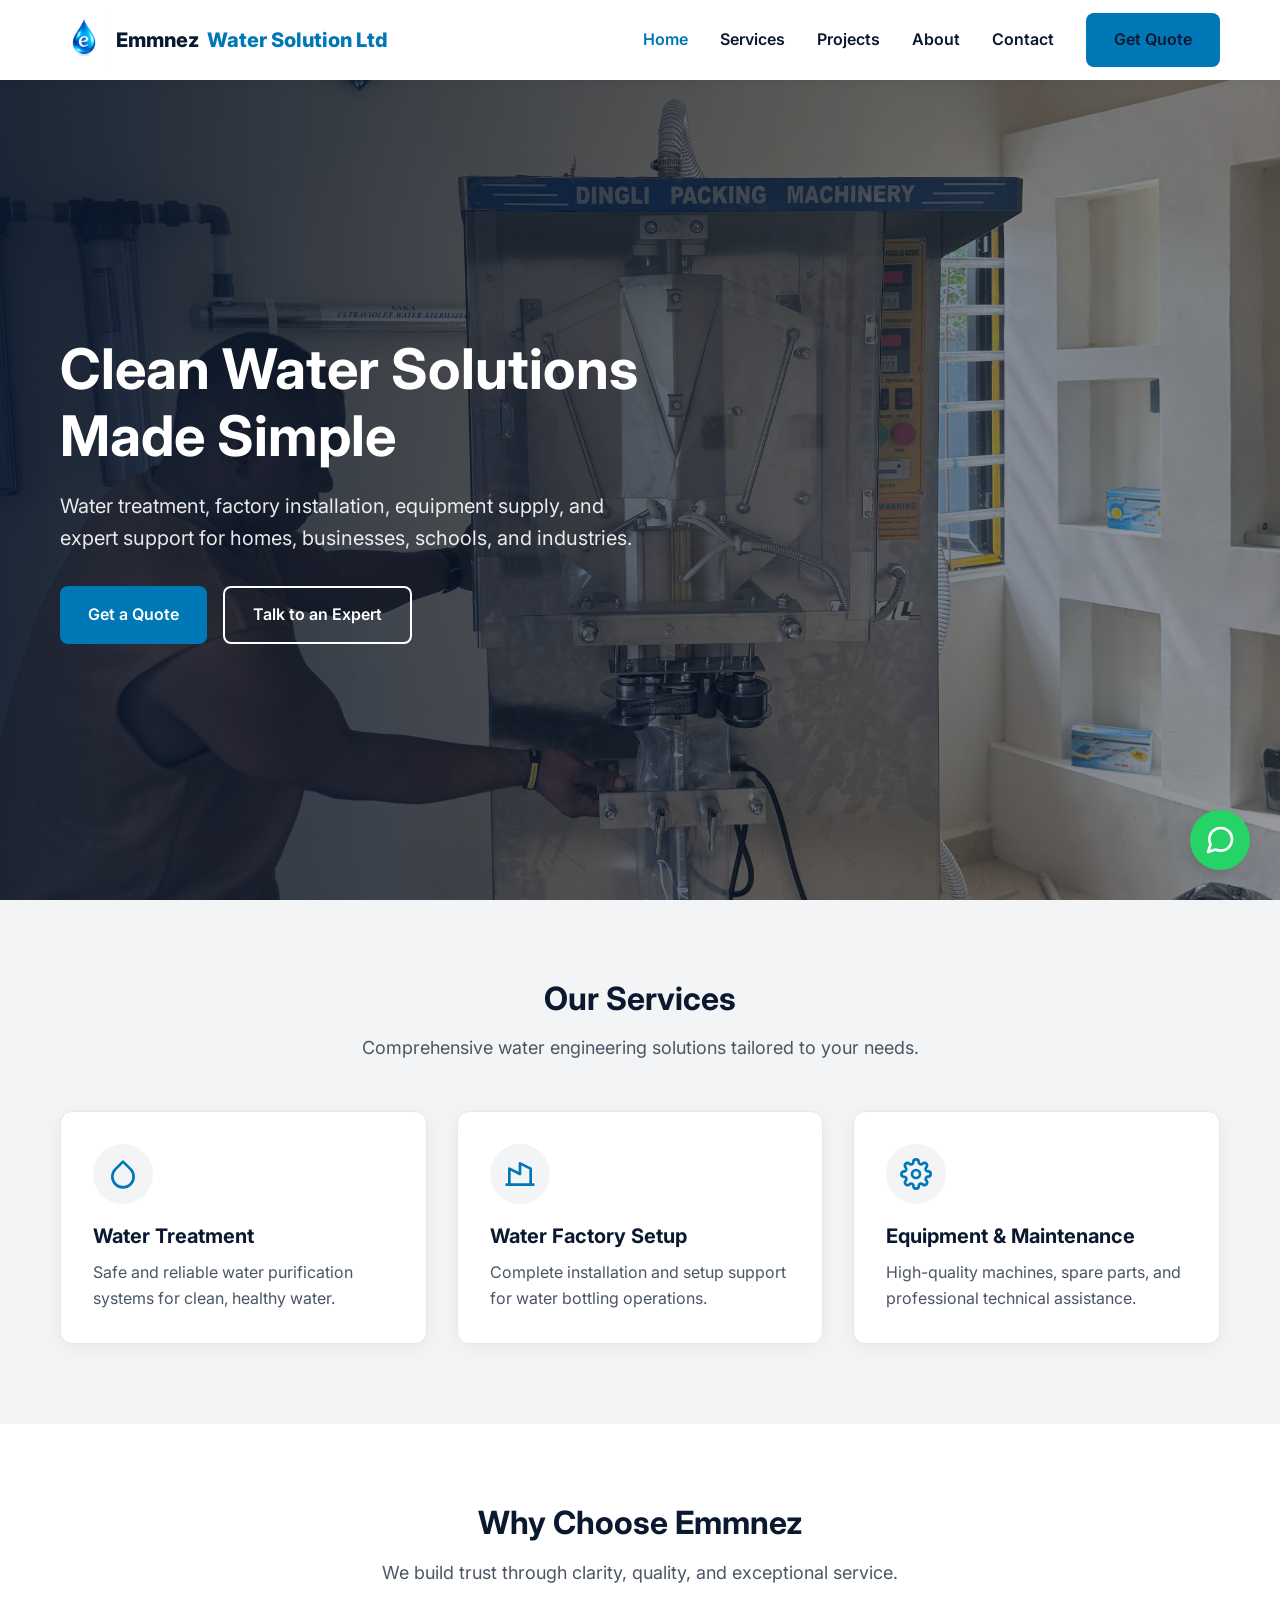
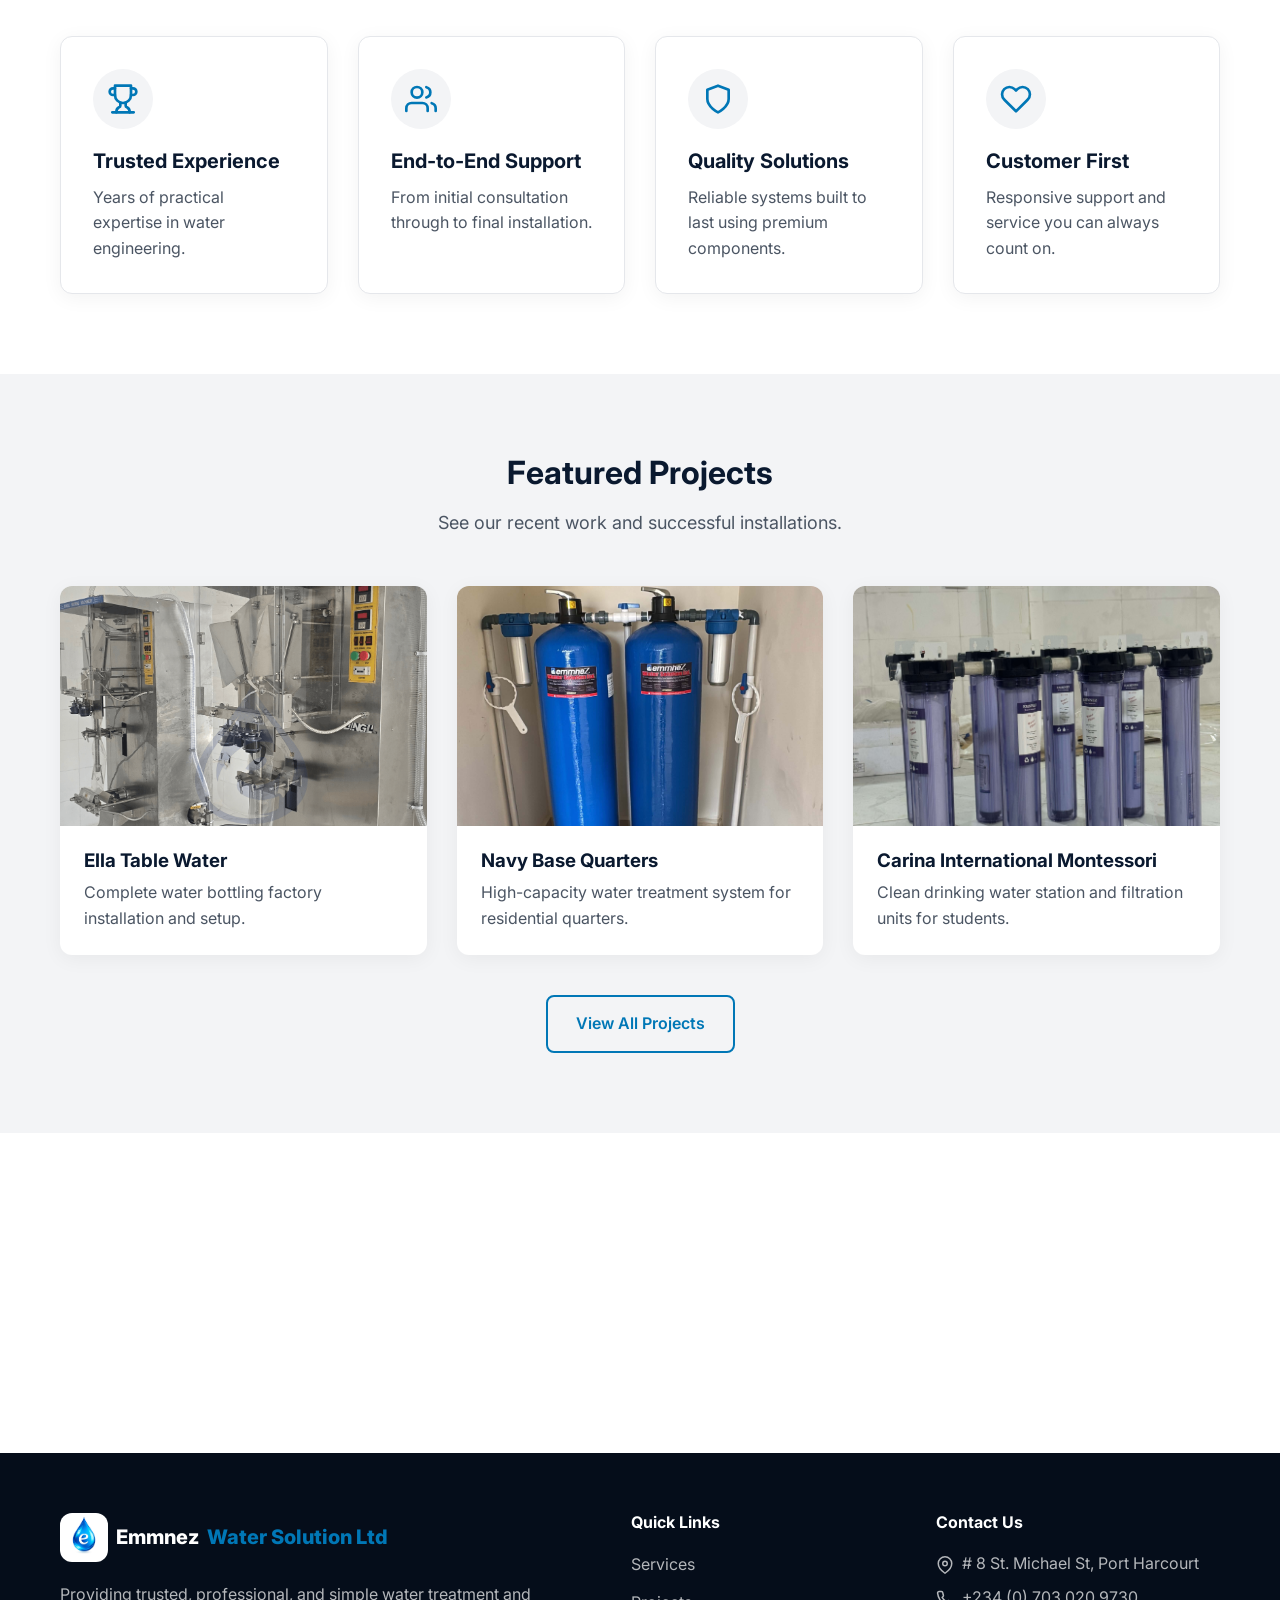
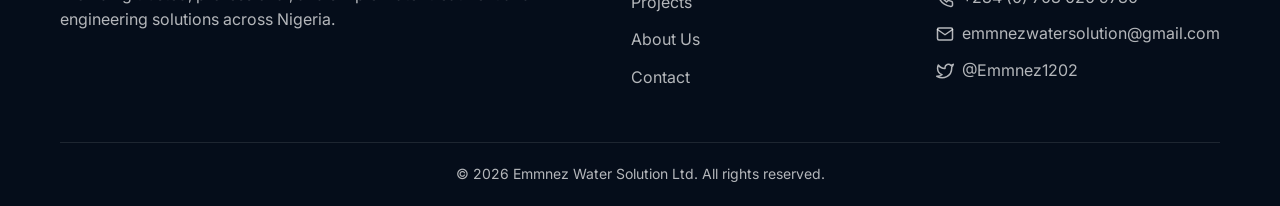
<file: index.html>
<!DOCTYPE html>
<html lang="en">

<head>
    <meta charset="UTF-8">
    <meta name="viewport" content="width=device-width, initial-scale=1.0">
    <title>Emmnez Water Solution | Clean Water Solutions Made Simple</title>
    <meta name="description"
        content="Water treatment, factory installation, equipment supply, and expert support for homes, businesses, schools, and industries in Nigeria.">

    <!-- Open Graph Tags -->
    <meta property="og:title" content="Emmnez Water Solution">
    <meta property="og:description"
        content="Water treatment, factory installation, equipment supply, and expert support.">
    <meta property="og:type" content="website">

    <!-- Fonts -->
    <link rel="preconnect" href="https://fonts.googleapis.com">
    <link rel="preconnect" href="https://fonts.gstatic.com" crossorigin>
    <link href="https://fonts.googleapis.com/css2?family=Inter:wght@400;600;700;800&display=swap" rel="stylesheet">

    <!-- CSS -->
    <link rel="stylesheet" href="css/style.css">
</head>

<body>

    <!-- Header Navigation -->
    <header class="header">
        <div class="container nav-container">
            <a href="index.html" class="logo" style="display: flex; align-items: center; gap: 8px;"><img
                    src="images/logo.jpg" alt="Emmnez Water Logo" width="48" height="48"
                    style="mix-blend-mode: multiply; object-fit: contain;">Emmnez <span>Water Solution Ltd</span></a>

            <nav class="nav-links">
                <a href="index.html" class="active">Home</a>
                <a href="services.html">Services</a>
                <a href="projects.html">Projects</a>
                <a href="about.html">About</a>
                <a href="contact.html">Contact</a>
                <a href="contact.html" class="btn btn-primary">Get Quote</a>
            </nav>

            <button class="hamburger" aria-label="Toggle navigation">
                <span></span>
                <span></span>
                <span></span>
            </button>
        </div>
    </header>

    <!-- Mobile Menu Overlay -->
    <div class="overlay"></div>
    <div class="mobile-menu">
        <a href="index.html">Home</a>
        <a href="services.html">Services</a>
        <a href="projects.html">Projects</a>
        <a href="about.html">About</a>
        <a href="contact.html">Contact</a>
        <a href="contact.html" class="btn btn-primary">Get Quote</a>
    </div>

    <main>
        <!-- Section 1: Hero -->
        <section class="hero" style="background-image: url('images/hero-machine.jpg');">
            <div class="container">
                <div class="hero-content">
                    <h1>Clean Water Solutions Made Simple</h1>
                    <p>Water treatment, factory installation, equipment supply, and expert support for homes,
                        businesses, schools, and industries.</p>
                    <div class="hero-btns">
                        <a href="contact.html" class="btn btn-primary">Get a Quote</a>
                        <a href="contact.html" class="btn btn-secondary">Talk to an Expert</a>
                    </div>
                </div>
            </div>
        </section>

        <!-- Section 2: Services -->
        <section class="section services-section animate-on-scroll">
            <div class="container">
                <h2 class="section-title">Our Services</h2>
                <p class="section-subtitle">Comprehensive water engineering solutions tailored to your needs.</p>

                <div class="grid-3">
                    <div class="card">
                        <div class="card-icon"><svg width="32" height="32" viewBox="0 0 24 24" fill="none"
                                stroke="currentColor" stroke-width="2" stroke-linecap="round" stroke-linejoin="round">
                                <path d="M12 2.69l5.66 5.66a8 8 0 1 1-11.31 0z"></path>
                            </svg></div>
                        <h3>Water Treatment</h3>
                        <p>Safe and reliable water purification systems for clean, healthy water.</p>
                    </div>
                    <div class="card">
                        <div class="card-icon"><svg width="32" height="32" viewBox="0 0 24 24" fill="none"
                                stroke="currentColor" stroke-width="2" stroke-linecap="round" stroke-linejoin="round">
                                <path d="M2 20h20"></path>
                                <path d="M4 20V8l8 4V4l8 4v12"></path>
                            </svg></div>
                        <h3>Water Factory Setup</h3>
                        <p>Complete installation and setup support for water bottling operations.</p>
                    </div>
                    <div class="card">
                        <div class="card-icon"><svg width="32" height="32" viewBox="0 0 24 24" fill="none"
                                stroke="currentColor" stroke-width="2" stroke-linecap="round" stroke-linejoin="round">
                                <circle cx="12" cy="12" r="3"></circle>
                                <path
                                    d="M19.4 15a1.65 1.65 0 0 0 .33 1.82l.06.06a2 2 0 0 1 0 2.83 2 2 0 0 1-2.83 0l-.06-.06a1.65 1.65 0 0 0-1.82-.33 1.65 1.65 0 0 0-1 1.51V21a2 2 0 0 1-2 2 2 2 0 0 1-2-2v-.09A1.65 1.65 0 0 0 9 19.4a1.65 1.65 0 0 0-1.82.33l-.06.06a2 2 0 0 1-2.83 0 2 2 0 0 1 0-2.83l.06-.06a1.65 1.65 0 0 0 .33-1.82 1.65 1.65 0 0 0-1.51-1H3a2 2 0 0 1-2-2 2 2 0 0 1 2-2h.09A1.65 1.65 0 0 0 4.6 9a1.65 1.65 0 0 0-.33-1.82l-.06-.06a2 2 0 0 1 0-2.83 2 2 0 0 1 2.83 0l.06.06a1.65 1.65 0 0 0 1.82.33H9a1.65 1.65 0 0 0 1-1.51V3a2 2 0 0 1 2-2 2 2 0 0 1 2 2v.09a1.65 1.65 0 0 0 1 1.51 1.65 1.65 0 0 0 1.82-.33l.06-.06a2 2 0 0 1 2.83 0 2 2 0 0 1 0 2.83l-.06.06a1.65 1.65 0 0 0-.33 1.82V9a1.65 1.65 0 0 0 1.51 1H21a2 2 0 0 1 2 2 2 2 0 0 1-2 2h-.09a1.65 1.65 0 0 0-1.51 1z">
                                </path>
                            </svg></div>
                        <h3>Equipment & Maintenance</h3>
                        <p>High-quality machines, spare parts, and professional technical assistance.</p>
                    </div>
                </div>
            </div>
        </section>

        <!-- Section 3: Why Choose Emmnez -->
        <section class="section animate-on-scroll">
            <div class="container">
                <h2 class="section-title">Why Choose Emmnez</h2>
                <p class="section-subtitle">We build trust through clarity, quality, and exceptional service.</p>

                <div class="grid-4">
                    <div class="card">
                        <div class="card-icon"><svg width="32" height="32" viewBox="0 0 24 24" fill="none"
                                stroke="currentColor" stroke-width="2" stroke-linecap="round" stroke-linejoin="round">
                                <path d="M6 9H4.5a2.5 2.5 0 0 1 0-5H6"></path>
                                <path d="M18 9h1.5a2.5 2.5 0 0 0 0-5H18"></path>
                                <path d="M4 22h16"></path>
                                <path d="M10 14.66V17c0 .55-.47.98-.97 1.21C7.85 18.75 7 20.24 7 22"></path>
                                <path d="M14 14.66V17c0 .55.47.98.97 1.21C16.15 18.75 17 20.24 17 22"></path>
                                <path d="M18 2H6v7a6 6 0 0 0 12 0V2z"></path>
                            </svg></div>
                        <h3>Trusted Experience</h3>
                        <p>Years of practical expertise in water engineering.</p>
                    </div>
                    <div class="card">
                        <div class="card-icon"><svg width="32" height="32" viewBox="0 0 24 24" fill="none"
                                stroke="currentColor" stroke-width="2" stroke-linecap="round" stroke-linejoin="round">
                                <path d="M17 21v-2a4 4 0 0 0-4-4H5a4 4 0 0 0-4 4v2"></path>
                                <circle cx="9" cy="7" r="4"></circle>
                                <path d="M23 21v-2a4 4 0 0 0-3-3.87"></path>
                                <path d="M16 3.13a4 4 0 0 1 0 7.75"></path>
                            </svg></div>
                        <h3>End-to-End Support</h3>
                        <p>From initial consultation through to final installation.</p>
                    </div>
                    <div class="card">
                        <div class="card-icon"><svg width="32" height="32" viewBox="0 0 24 24" fill="none"
                                stroke="currentColor" stroke-width="2" stroke-linecap="round" stroke-linejoin="round">
                                <path d="M12 22s8-4 8-10V5l-8-3-8 3v7c0 6 8 10 8 10z"></path>
                            </svg></div>
                        <h3>Quality Solutions</h3>
                        <p>Reliable systems built to last using premium components.</p>
                    </div>
                    <div class="card">
                        <div class="card-icon"><svg width="32" height="32" viewBox="0 0 24 24" fill="none"
                                stroke="currentColor" stroke-width="2" stroke-linecap="round" stroke-linejoin="round">
                                <path
                                    d="M20.84 4.61a5.5 5.5 0 0 0-7.78 0L12 5.67l-1.06-1.06a5.5 5.5 0 0 0-7.78 7.78l1.06 1.06L12 21.23l7.78-7.78 1.06-1.06a5.5 5.5 0 0 0 0-7.78z">
                                </path>
                            </svg></div>
                        <h3>Customer First</h3>
                        <p>Responsive support and service you can always count on.</p>
                    </div>
                </div>
            </div>
        </section>

        <!-- Section 4: Featured Projects -->
        <section class="section services-section animate-on-scroll">
            <div class="container">
                <h2 class="section-title">Featured Projects</h2>
                <p class="section-subtitle">See our recent work and successful installations.</p>

                <div class="grid-3">
                    <div class="project-card">
                        <img src="images/project-ella-water-factory.png" alt="Ella Table Water Factory" class="project-img"
                            loading="lazy" width="600" height="400">
                        <div class="project-info">
                            <h3>Ella Table Water</h3>
                            <p>Complete water bottling factory installation and setup.</p>
                        </div>
                    </div>
                    <div class="project-card">
                        <img src="images/project-navy-water-system.jpg" alt="Navy Base Quarters Water System" class="project-img"
                            loading="lazy" width="600" height="400">
                        <div class="project-info">
                            <h3>Navy Base Quarters</h3>
                            <p>High-capacity water treatment system for residential quarters.</p>
                        </div>
                    </div>
                    <div class="project-card">
                        <img src="images/project-school-water-station.jpg" alt="Carina International Montessori School Water Station"
                            class="project-img" loading="lazy" width="600" height="400">
                        <div class="project-info">
                            <h3>Carina International Montessori</h3>
                            <p>Clean drinking water station and filtration units for students.</p>
                        </div>
                    </div>
                </div>
                <div style="text-align: center; margin-top: 40px;">
                    <a href="projects.html" class="btn btn-outline">View All Projects</a>
                </div>
            </div>
        </section>

        <!-- Section 5: Contact CTA -->
        <section class="section cta-section animate-on-scroll">
            <div class="container">
                <h2>Need a Water Solution?</h2>
                <p style="max-width: 600px; margin: 16px auto 0; opacity: 0.9;">Tell us about your project and we'll
                    guide you to the right solution.</p>
                <div class="cta-btns">
                    <a href="contact.html" class="btn btn-primary"
                        style="background-color: var(--secondary-white); color: var(--primary-navy);">Contact Us</a>
                    <a href="https://wa.me/2340000000000" class="btn btn-outline"
                        style="border-color: var(--secondary-white); color: var(--secondary-white);">WhatsApp Us</a>
                </div>
            </div>
        </section>
    </main>

    <footer class="footer">
        <div class="container">
            <div class="footer-top">
                <div>
                    <a href="index.html" class="logo"
                        style="color: var(--secondary-white); margin-bottom: 20px; display: flex; align-items: center; gap: 8px; width: fit-content;"><img
                            src="images/logo.jpg" alt="Emmnez Water Logo" width="48" height="48"
                            style="border-radius: 12px; object-fit: cover; background: white;" loading="lazy">Emmnez
                        <span>Water Solution Ltd</span></a>
                    <p>Providing trusted, professional, and simple water treatment and engineering solutions across
                        Nigeria.</p>
                </div>
                <div>
                    <h4>Quick Links</h4>
                    <ul class="footer-links">
                        <li><a href="services.html">Services</a></li>
                        <li><a href="projects.html">Projects</a></li>
                        <li><a href="about.html">About Us</a></li>
                        <li><a href="contact.html">Contact</a></li>
                    </ul>
                </div>
                <div>
                    <h4>Contact Us</h4>
                    <ul class="footer-links">
                        <li style="display: flex; align-items: flex-start; gap: 8px;"><svg width="18" height="18"
                                style="flex-shrink: 0; margin-top: 4px;" viewBox="0 0 24 24" fill="none"
                                stroke="currentColor" stroke-width="2" stroke-linecap="round" stroke-linejoin="round">
                                <path d="M21 10c0 7-9 13-9 13s-9-6-9-13a9 9 0 0 1 18 0z"></path>
                                <circle cx="12" cy="10" r="3"></circle>
                            </svg> <span style="line-height: 1.4;"># 8 St. Michael St, Port Harcourt</span></li>
                        <li style="display: flex; align-items: flex-start; gap: 8px;"><svg width="18" height="18"
                                style="flex-shrink: 0; margin-top: 4px;" viewBox="0 0 24 24" fill="none"
                                stroke="currentColor" stroke-width="2" stroke-linecap="round" stroke-linejoin="round">
                                <path
                                    d="M22 16.92v3a2 2 0 0 1-2.18 2 19.79 19.79 0 0 1-8.63-3.07 19.5 19.5 0 0 1-6-6 19.79 19.79 0 0 1-3.07-8.67A2 2 0 0 1 4.11 2h3a2 2 0 0 1 2 1.72 12.84 12.84 0 0 0 .7 2.81 2 2 0 0 1-.45 2.11L8.09 9.91a16 16 0 0 0 6 6l1.27-1.27a2 2 0 0 1 2.11-.45 12.84 12.84 0 0 0 2.81.7A2 2 0 0 1 22 16.92z">
                                </path>
                            </svg> <span style="line-height: 1.4;"><a href="tel:+2347030209730">+234 (0) 703 020
                                    9730</a></span></li>

                        <li style="display: flex; align-items: center; gap: 8px;"><svg width="18" height="18"
                                style="flex-shrink: 0;" viewBox="0 0 24 24" fill="none" stroke="currentColor"
                                stroke-width="2" stroke-linecap="round" stroke-linejoin="round">
                                <path d="M4 4h16c1.1 0 2 .9 2 2v12c0 1.1-.9 2-2 2H4c-1.1 0-2-.9-2-2V6c0-1.1.9-2 2-2z">
                                </path>
                                <polyline points="22,6 12,13 2,6"></polyline>
                            </svg> <a href="mailto:emmnezwatersolution@gmail.com">emmnezwatersolution@gmail.com</a></li>
                        <li style="display: flex; align-items: center; gap: 8px;"><svg width="18" height="18"
                                style="flex-shrink: 0;" viewBox="0 0 24 24" fill="none" stroke="currentColor"
                                stroke-width="2" stroke-linecap="round" stroke-linejoin="round">
                                <path
                                    d="M23 3a10.9 10.9 0 0 1-3.14 1.53 4.48 4.48 0 0 0-7.86 3v1A10.66 10.66 0 0 1 3 4s-4 9 5 13a11.64 11.64 0 0 1-7 2c9 5 20 0 20-11.5a4.5 4.5 0 0 0-.08-.83A7.72 7.72 0 0 0 23 3z">
                                </path>
                            </svg> <a href="https://twitter.com/Emmnez1202" target="_blank">@Emmnez1202</a></li>
                    </ul>
                </div>
            </div>
            <div class="footer-bottom">
                <p>&copy; 2026 Emmnez Water Solution Ltd. All rights reserved.</p>
            </div>
        </div>
    </footer>

    <script src="js/main.js"></script>
    <!-- Floating WhatsApp -->
    <a href="https://wa.me/2347030209730" class="floating-whatsapp" target="_blank" aria-label="Chat on WhatsApp">
        <svg width="32" height="32" viewBox="0 0 24 24" fill="none" stroke="currentColor" stroke-width="2"
            stroke-linecap="round" stroke-linejoin="round">
            <path
                d="M21 11.5a8.38 8.38 0 0 1-.9 3.8 8.5 8.5 0 0 1-7.6 4.7 8.38 8.38 0 0 1-3.8-.9L3 21l1.9-5.7a8.38 8.38 0 0 1-.9-3.8 8.5 8.5 0 0 1 4.7-7.6 8.38 8.38 0 0 1 3.8-.9h.5a8.48 8.48 0 0 1 8 8v.5z">
            </path>
        </svg>
    </a>
</body>

</html>
</file>
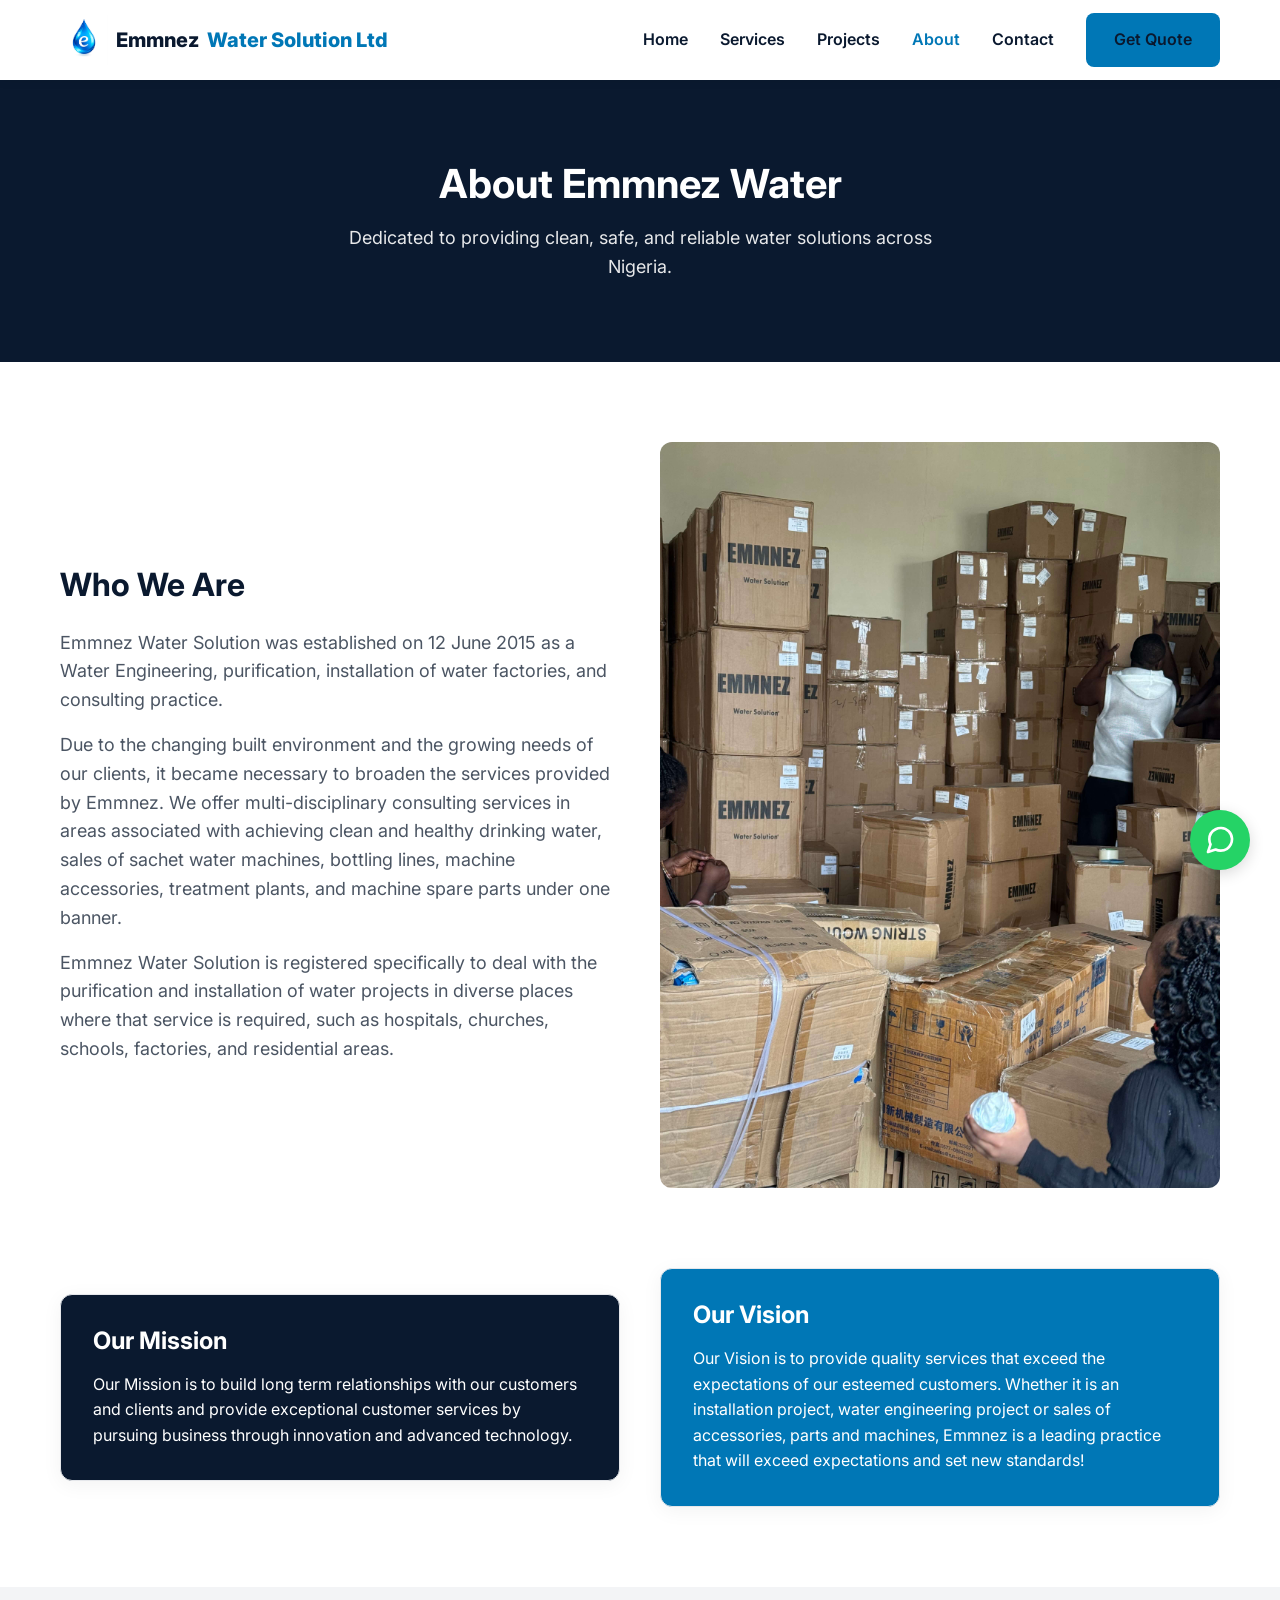
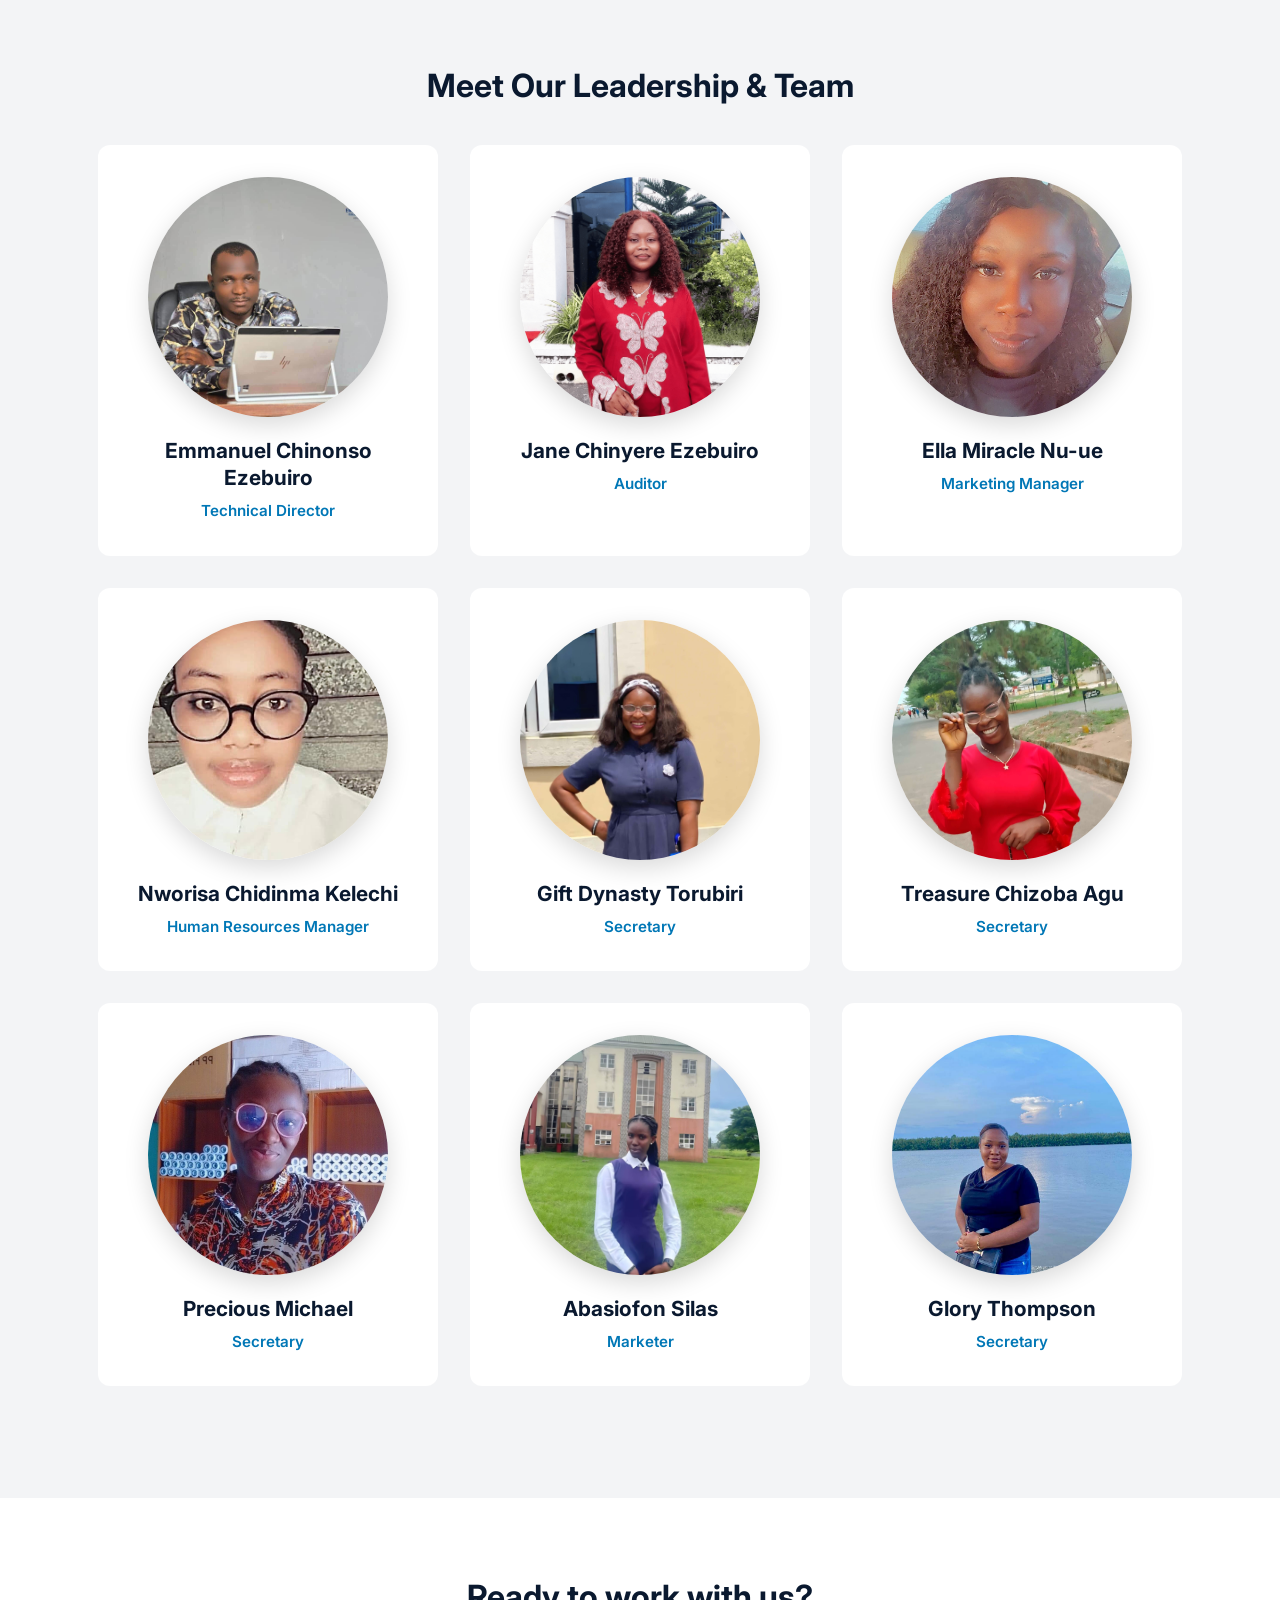
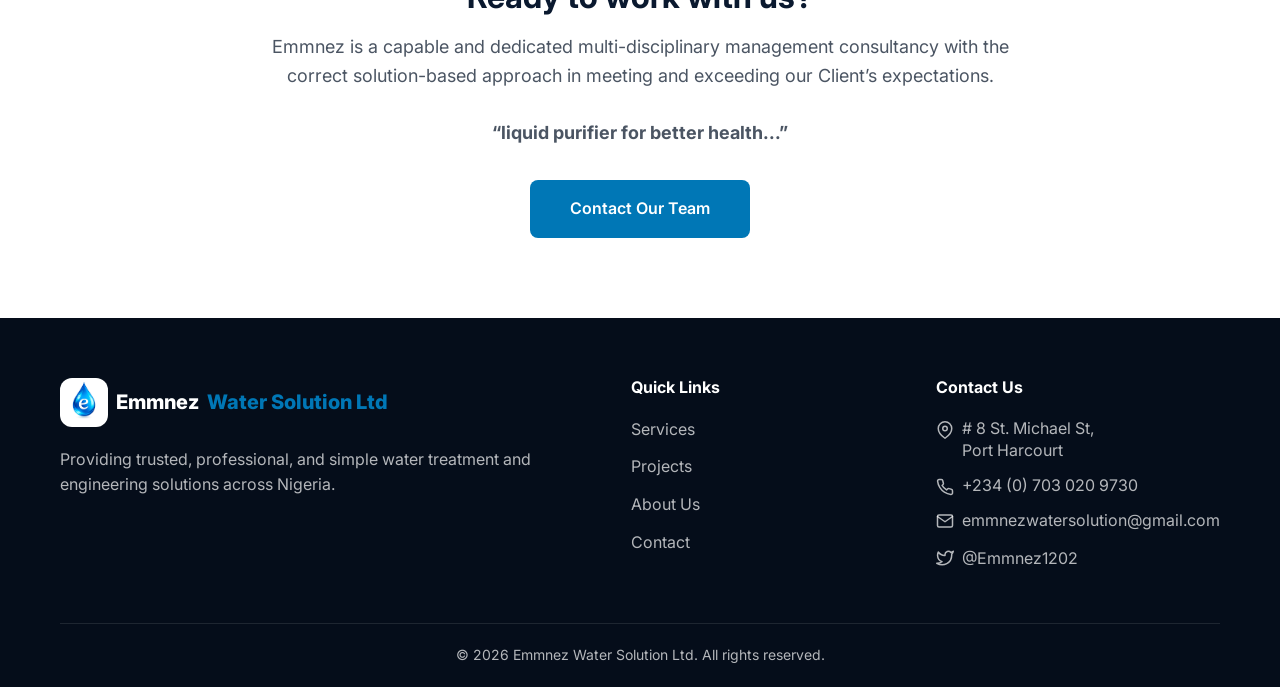
<file: about.html>
<!DOCTYPE html>
<html lang="en">

<head>
    <meta charset="UTF-8">
    <meta name="viewport" content="width=device-width, initial-scale=1.0">
    <title>About Us | Emmnez Water Solution</title>
    <meta name="description"
        content="Learn about Emmnez Water Solution, our mission, vision, and the team dedicated to clean water.">

    <link rel="preconnect" href="https://fonts.googleapis.com">
    <link rel="preconnect" href="https://fonts.gstatic.com" crossorigin>
    <link href="https://fonts.googleapis.com/css2?family=Inter:wght@400;600;700;800&display=swap" rel="stylesheet">

    <link rel="stylesheet" href="css/style.css">
</head>

<body>

    <!-- Header Navigation -->
    <header class="header">
        <div class="container nav-container">
            <a href="index.html" class="logo" style="display: flex; align-items: center; gap: 8px;"><img
                    src="images/logo.jpg" alt="Emmnez Water Logo" width="48" height="48"
                    style="mix-blend-mode: multiply; object-fit: contain;">Emmnez <span>Water Solution Ltd</span></a>

            <nav class="nav-links">
                <a href="index.html">Home</a>
                <a href="services.html">Services</a>
                <a href="projects.html">Projects</a>
                <a href="about.html" class="active">About</a>
                <a href="contact.html">Contact</a>
                <a href="contact.html" class="btn btn-primary">Get Quote</a>
            </nav>

            <button class="hamburger" aria-label="Toggle navigation">
                <span></span>
                <span></span>
                <span></span>
            </button>
        </div>
    </header>

    <!-- Mobile Menu Overlay -->
    <div class="overlay"></div>
    <div class="mobile-menu">
        <a href="index.html">Home</a>
        <a href="services.html">Services</a>
        <a href="projects.html">Projects</a>
        <a href="about.html">About</a>
        <a href="contact.html">Contact</a>
        <a href="contact.html" class="btn btn-primary">Get Quote</a>
    </div>

    <main>
        <header class="page-header">
            <div class="container">
                <h1>About Emmnez Water</h1>
                <p>Dedicated to providing clean, safe, and reliable water solutions across Nigeria.</p>
            </div>
        </header>

        <section class="section">
            <div class="container">
                <div class="grid-2" style="margin-bottom: 80px;">
                    <div>
                        <h2 style="font-size: 2rem; margin-bottom: 24px;">Who We Are</h2>
                        <p style="margin-bottom: 16px; font-size: 1.125rem;">Emmnez Water Solution was established on 12 June 2015 as a Water Engineering, purification, installation of water factories, and consulting practice.</p>
                        <p style="margin-bottom: 16px; font-size: 1.125rem;">Due to the changing built environment and the growing needs of our clients, it became necessary to broaden the services provided by Emmnez. We offer multi-disciplinary consulting services in areas associated with achieving clean and healthy drinking water, sales of sachet water machines, bottling lines, machine accessories, treatment plants, and machine spare parts under one banner.</p>
                        <p style="font-size: 1.125rem;">Emmnez Water Solution is registered specifically to deal with the purification and installation of water projects in diverse places where that service is required, such as hospitals, churches, schools, factories, and residential areas.</p>
                    </div>
                    <div>
                        <img src="images/about-company.jpg" alt="Emmnez Water Engineering Team" class="team-img"
                            loading="lazy" width="600" height="400">
                    </div>
                </div>

                <div class="grid-2" style="margin-bottom: 0;">
                    <div class="card" style="background-color: var(--primary-navy); color: var(--secondary-white);">
                        <h3 style="color: var(--secondary-white); font-size: 1.5rem; margin-bottom: 16px;">Our Mission</h3>
                        <p>Our Mission is to build long term relationships with our customers and clients and provide exceptional customer services by pursuing business through innovation and advanced technology.</p>
                    </div>
                    <div class="card" style="background-color: var(--accent-blue); color: var(--secondary-white);">
                        <h3 style="color: var(--secondary-white); font-size: 1.5rem; margin-bottom: 16px;">Our Vision</h3>
                        <p>Our Vision is to provide quality services that exceed the expectations of our esteemed customers. Whether it is an installation project, water engineering project or sales of accessories, parts and machines, Emmnez is a leading practice that will exceed expectations and set new standards!</p>
                    </div>
                </div>
            </div>
        </section>

        <!-- TEAM SECTION -->
        <section class="section" style="background-color: var(--neutral-gray);">
            <div class="container">
                <div style="margin-bottom: 0;">
                    <h2 style="font-size: 2rem; margin-bottom: 40px; text-align: center;">Meet Our Leadership & Team</h2>
                    
                    <!-- Team Grid -->
                    <div class="team-grid-top">
                        <div class="team-card">
                            <img src="images/team-emmanuel.jpg" alt="Emmanuel Chinonso Ezebuiro" class="team-photo" loading="lazy">
                            <h4 class="team-name">Emmanuel Chinonso Ezebuiro</h4>
                            <p class="team-role">Technical Director</p>
                        </div>
                        <div class="team-card">
                            <img src="images/team-jane.png" alt="Jane Chinyere Ezebuiro" class="team-photo" loading="lazy">
                            <h4 class="team-name">Jane Chinyere Ezebuiro</h4>
                            <p class="team-role">Auditor</p>
                        </div>
                        <div class="team-card">
                            <img src="images/team-ella.jpg" alt="Ella Miracle Nu-ue" class="team-photo" loading="lazy">
                            <h4 class="team-name">Ella Miracle Nu-ue</h4>
                            <p class="team-role">Marketing Manager</p>
                        </div>
                        <div class="team-card">
                            <img src="images/team-nworisa.jpg" alt="Nworisa Chidinma Kelechi" class="team-photo" loading="lazy">
                            <h4 class="team-name">Nworisa Chidinma Kelechi</h4>
                            <p class="team-role">Human Resources Manager</p>
                        </div>
                        <div class="team-card">
                            <img src="images/team-gift.jpg" alt="Gift Dynasty Torubiri" class="team-photo" loading="lazy">
                            <h4 class="team-name">Gift Dynasty Torubiri</h4>
                            <p class="team-role">Secretary</p>
                        </div>
                        <div class="team-card">
                            <img src="images/team-treasure.jpg" alt="Treasure Chizoba Agu" class="team-photo" loading="lazy">
                            <h4 class="team-name">Treasure Chizoba Agu</h4>
                            <p class="team-role">Secretary</p>
                        </div>
                        <div class="team-card">
                            <img src="images/team-precious.jpg" alt="Precious Michael" class="team-photo" loading="lazy">
                            <h4 class="team-name">Precious Michael</h4>
                            <p class="team-role">Secretary</p>
                        </div>
                        <div class="team-card">
                            <img src="images/team-abasiofon.jpg" alt="Abasiofon Silas" class="team-photo" loading="lazy">
                            <h4 class="team-name">Abasiofon Silas</h4>
                            <p class="team-role">Marketer</p>
                        </div>
                        <div class="team-card">
                            <img src="images/team-glory.jpg" alt="Glory Thompson" class="team-photo" loading="lazy">
                            <h4 class="team-name">Glory Thompson</h4>
                            <p class="team-role">Secretary</p>
                        </div>
                    </div>
                </div>
            </div>
        </section>

        <!-- CTA SECTION -->
        <section class="section">
            <div class="container">
                <div style="text-align: center;">
                    <h2 style="font-size: 2rem; margin-bottom: 16px;">Ready to work with us?</h2>
                    <p style="font-size: 1.125rem; max-width: 800px; margin: 0 auto 32px auto;">Emmnez is a capable and dedicated multi-disciplinary management consultancy with the correct solution-based approach in meeting and exceeding our Client’s expectations.<br><br><strong>“liquid purifier for better health...”</strong></p>
                    <a href="contact.html" class="btn btn-primary" style="padding: 16px 40px;">Contact Our Team</a>
                </div>
            </div>
        </section>
    </main>

    <footer class="footer">
        <div class="container">
            <div class="footer-top">
                <div>
                    <a href="index.html" class="logo"
                        style="color: var(--secondary-white); margin-bottom: 20px; display: flex; align-items: center; gap: 8px; width: fit-content;"><img
                            src="images/logo.jpg" alt="Emmnez Water Logo" width="48" height="48"
                            style="border-radius: 12px; object-fit: cover; background: white;"
                            loading="lazy">Emmnez <span>Water Solution Ltd</span></a>
                    <p>Providing trusted, professional, and simple water treatment and engineering solutions across
                        Nigeria.</p>
                </div>
                <div>
                    <h4>Quick Links</h4>
                    <ul class="footer-links">
                        <li><a href="services.html">Services</a></li>
                        <li><a href="projects.html">Projects</a></li>
                        <li><a href="about.html">About Us</a></li>
                        <li><a href="contact.html">Contact</a></li>
                    </ul>
                </div>
                <div>
                    <h4>Contact Us</h4>
                    <ul class="footer-links">
                        <li style="display: flex; align-items: flex-start; gap: 8px;"><svg width="18" height="18"
                                style="flex-shrink: 0; margin-top: 4px;" viewBox="0 0 24 24" fill="none"
                                stroke="currentColor" stroke-width="2" stroke-linecap="round" stroke-linejoin="round">
                                <path d="M21 10c0 7-9 13-9 13s-9-6-9-13a9 9 0 0 1 18 0z"></path>
                                <circle cx="12" cy="10" r="3"></circle>
                            </svg> <span style="line-height: 1.4;"># 8 St. Michael St,<br>Port
                                Harcourt</span></li>
                        <li style="display: flex; align-items: flex-start; gap: 8px;"><svg width="18" height="18"
                                style="flex-shrink: 0; margin-top: 4px;" viewBox="0 0 24 24" fill="none"
                                stroke="currentColor" stroke-width="2" stroke-linecap="round" stroke-linejoin="round">
                                <path
                                    d="M22 16.92v3a2 2 0 0 1-2.18 2 19.79 19.79 0 0 1-8.63-3.07 19.5 19.5 0 0 1-6-6 19.79 19.79 0 0 1-3.07-8.67A2 2 0 0 1 4.11 2h3a2 2 0 0 1 2 1.72 12.84 12.84 0 0 0 .7 2.81 2 2 0 0 1-.45 2.11L8.09 9.91a16 16 0 0 0 6 6l1.27-1.27a2 2 0 0 1 2.11-.45 12.84 12.84 0 0 0 2.81.7A2 2 0 0 1 22 16.92z">
                                </path>
                            </svg> <span style="line-height: 1.4;"><a href="tel:+2347030209730">+234 (0) 703 020
                                    9730</a></span></li>

                        <li style="display: flex; align-items: center; gap: 8px;"><svg width="18" height="18" style="flex-shrink: 0;" viewBox="0 0 24 24" fill="none" stroke="currentColor" stroke-width="2" stroke-linecap="round" stroke-linejoin="round"><path d="M4 4h16c1.1 0 2 .9 2 2v12c0 1.1-.9 2-2 2H4c-1.1 0-2-.9-2-2V6c0-1.1.9-2 2-2z"></path><polyline points="22,6 12,13 2,6"></polyline></svg> <a href="mailto:emmnezwatersolution@gmail.com">emmnezwatersolution@gmail.com</a></li>
                        <li style="display: flex; align-items: center; gap: 8px;"><svg width="18" height="18" style="flex-shrink: 0;" viewBox="0 0 24 24" fill="none" stroke="currentColor" stroke-width="2" stroke-linecap="round" stroke-linejoin="round"><path d="M23 3a10.9 10.9 0 0 1-3.14 1.53 4.48 4.48 0 0 0-7.86 3v1A10.66 10.66 0 0 1 3 4s-4 9 5 13a11.64 11.64 0 0 1-7 2c9 5 20 0 20-11.5a4.5 4.5 0 0 0-.08-.83A7.72 7.72 0 0 0 23 3z"></path></svg> <a href="https://twitter.com/Emmnez1202" target="_blank">@Emmnez1202</a></li>
                    </ul>
                </div>
            </div>
            <div class="footer-bottom">
                <p>&copy; 2026 Emmnez Water Solution Ltd. All rights reserved.</p>
            </div>
        </div>
    </footer>

    <script src="js/main.js"></script>
    <!-- Floating WhatsApp -->
    <a href="https://wa.me/2347030209730" class="floating-whatsapp" target="_blank" aria-label="Chat on WhatsApp">
        <svg width="32" height="32" viewBox="0 0 24 24" fill="none" stroke="currentColor" stroke-width="2"
            stroke-linecap="round" stroke-linejoin="round">
            <path
                d="M21 11.5a8.38 8.38 0 0 1-.9 3.8 8.5 8.5 0 0 1-7.6 4.7 8.38 8.38 0 0 1-3.8-.9L3 21l1.9-5.7a8.38 8.38 0 0 1-.9-3.8 8.5 8.5 0 0 1 4.7-7.6 8.38 8.38 0 0 1 3.8-.9h.5a8.48 8.48 0 0 1 8 8v.5z">
            </path>
        </svg>
    </a>
</body>

</html>
</file>
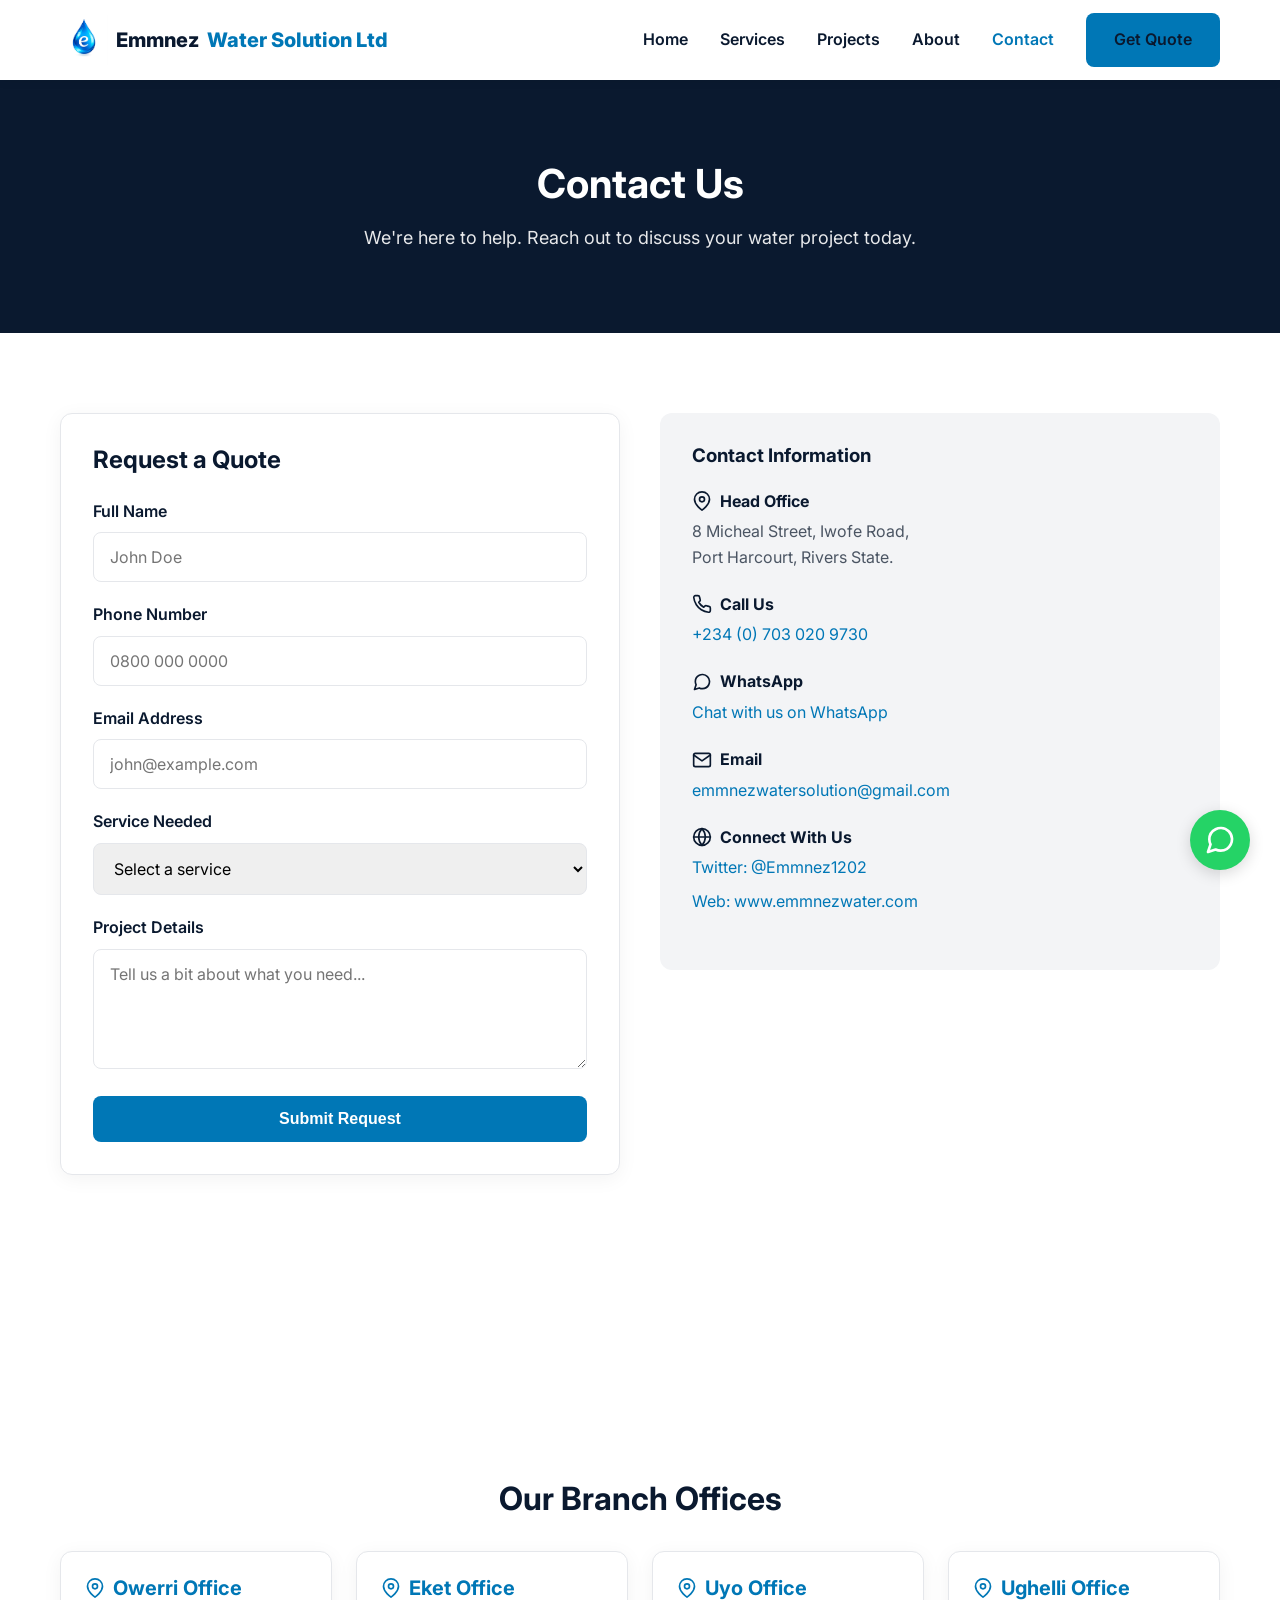
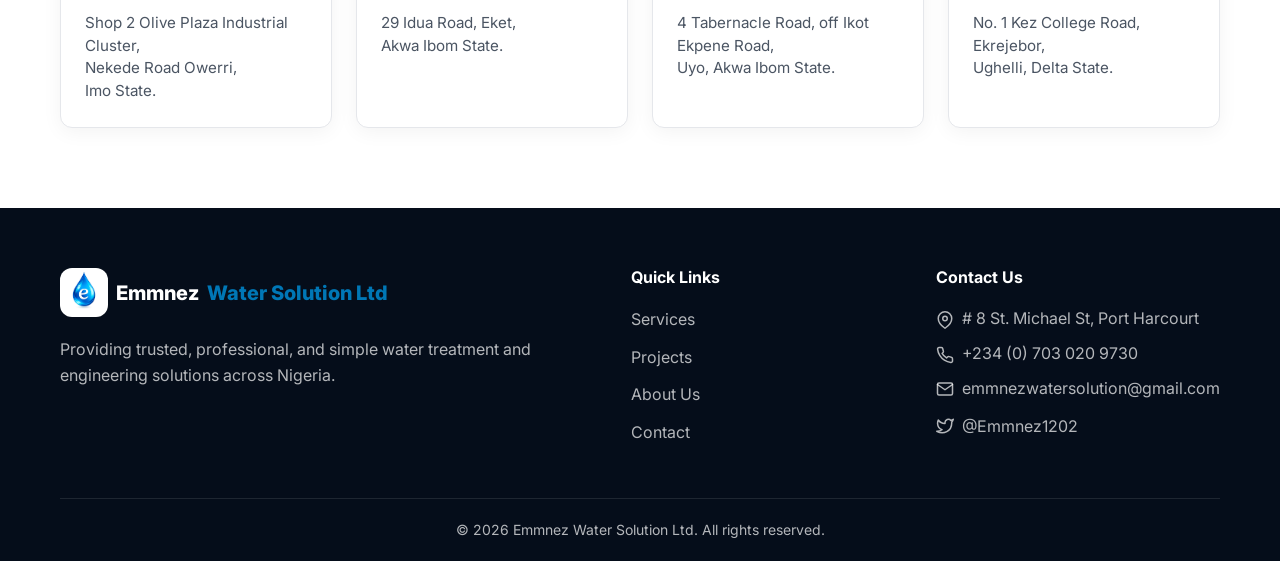
<file: contact.html>
<!DOCTYPE html>
<html lang="en">

<head>
    <meta charset="UTF-8">
    <meta name="viewport" content="width=device-width, initial-scale=1.0">
    <title>Contact Us | Emmnez Water Solution</title>
    <meta name="description" content="Get in touch with Emmnez Water Solution for quotes, consultations, and support.">

    <link rel="preconnect" href="https://fonts.googleapis.com">
    <link rel="preconnect" href="https://fonts.gstatic.com" crossorigin>
    <link href="https://fonts.googleapis.com/css2?family=Inter:wght@400;600;700;800&display=swap" rel="stylesheet">

    <link rel="stylesheet" href="css/style.css">
</head>

<body>

    <!-- Header Navigation -->
    <header class="header">
        <div class="container nav-container">
            <a href="index.html" class="logo" style="display: flex; align-items: center; gap: 8px;"><img src="images/logo.jpg" alt="Emmnez Water Logo" width="48" height="48" style="mix-blend-mode: multiply; object-fit: contain;">Emmnez <span>Water Solution Ltd</span></a>

            <nav class="nav-links">
                <a href="index.html">Home</a>
                <a href="services.html">Services</a>
                <a href="projects.html">Projects</a>
                <a href="about.html">About</a>
                <a href="contact.html" class="active">Contact</a>
                <a href="contact.html" class="btn btn-primary">Get Quote</a>
            </nav>

            <button class="hamburger" aria-label="Toggle navigation">
                <span></span>
                <span></span>
                <span></span>
            </button>
        </div>
    </header>

    <!-- Mobile Menu Overlay -->
    <div class="overlay"></div>
    <div class="mobile-menu">
        <a href="index.html">Home</a>
        <a href="services.html">Services</a>
        <a href="projects.html">Projects</a>
        <a href="about.html">About</a>
        <a href="contact.html">Contact</a>
        <a href="contact.html" class="btn btn-primary">Get Quote</a>
    </div>

    <main>
        <header class="page-header">
            <div class="container">
                <h1>Contact Us</h1>
                <p>We're here to help. Reach out to discuss your water project today.</p>
            </div>
        </header>

        <section class="section">
            <div class="container">
                <div class="grid-2" style="align-items: flex-start;">

                    <!-- Contact Form -->
                    <div class="card">
                        <h2 style="font-size: 1.5rem; margin-bottom: 24px;">Request a Quote</h2>
                        <div id="form-message" style="display: none; padding: 16px; margin-bottom: 24px; border-radius: 8px; font-weight: 600;"></div>
                        <form action="https://formsubmit.co/ajax/promsfriday@gmail.com" method="POST" id="contactForm">

                            <input type="hidden" name="_captcha" value="false">
                            <input type="hidden" name="_subject" value="New quote request from Emmnez Website!">
                            <div class="form-group">
                                <label for="name" class="form-label">Full Name</label>
                                <input type="text" id="name" name="name" class="form-control" required
                                    placeholder="John Doe">
                            </div>
                            <div class="form-group">
                                <label for="phone" class="form-label">Phone Number</label>
                                <input type="tel" id="phone" name="phone" class="form-control" required
                                    placeholder="0800 000 0000">
                            </div>
                            <div class="form-group">
                                <label for="email" class="form-label">Email Address</label>
                                <input type="email" id="email" name="email" class="form-control" required
                                    placeholder="john@example.com">
                            </div>
                            <div class="form-group">
                                <label for="service" class="form-label">Service Needed</label>
                                <select id="service" name="service" class="form-control" required
                                    style="appearance: auto;">
                                    <option value="" disabled selected>Select a service</option>
                                    <option value="Water Treatment">Water Treatment System</option>
                                    <option value="Factory Setup">Water Factory Setup</option>
                                    <option value="Equipment">Equipment & Supply</option>
                                    <option value="Maintenance">Maintenance & Support</option>
                                    <option value="Other">Other</option>
                                </select>
                            </div>
                            <div class="form-group">
                                <label for="message" class="form-label">Project Details</label>
                                <textarea id="message" name="message" class="form-control" required
                                    placeholder="Tell us a bit about what you need..."></textarea>
                            </div>
                            <button type="submit" class="btn btn-primary" style="width: 100%;">Submit Request</button>
                        </form>
                    </div>

                    <!-- Contact Info & Map -->
                    <div>
                        <div class="contact-info-card" style="margin-bottom: 30px;">
                            <h3 style="margin-bottom: 24px;">Contact Information</h3>

                            <div class="contact-info-item">
                                <h4 style="display: flex; align-items: center; gap: 8px;"><svg width="20" height="20"
                                        viewBox="0 0 24 24" fill="none" stroke="currentColor" stroke-width="2"
                                        stroke-linecap="round" stroke-linejoin="round">
                                        <path d="M21 10c0 7-9 13-9 13s-9-6-9-13a9 9 0 0 1 18 0z"></path>
                                        <circle cx="12" cy="10" r="3"></circle>
                                    </svg> Head Office</h4>
                                <p>8 Micheal Street, Iwofe Road,<br>Port Harcourt, Rivers State.</p>
                            </div>

                            <div class="contact-info-item">
                                <h4 style="display: flex; align-items: center; gap: 8px;"><svg width="20" height="20"
                                        viewBox="0 0 24 24" fill="none" stroke="currentColor" stroke-width="2"
                                        stroke-linecap="round" stroke-linejoin="round">
                                        <path
                                            d="M22 16.92v3a2 2 0 0 1-2.18 2 19.79 19.79 0 0 1-8.63-3.07 19.5 19.5 0 0 1-6-6 19.79 19.79 0 0 1-3.07-8.67A2 2 0 0 1 4.11 2h3a2 2 0 0 1 2 1.72 12.84 12.84 0 0 0 .7 2.81 2 2 0 0 1-.45 2.11L8.09 9.91a16 16 0 0 0 6 6l1.27-1.27a2 2 0 0 1 2.11-.45 12.84 12.84 0 0 0 2.81.7A2 2 0 0 1 22 16.92z">
                                        </path>
                                    </svg> Call Us</h4>
                                <p><a href="tel:+2347030209730" style="color: var(--accent-blue);">+234 (0) 703 020 9730</a></p>
                            </div>

                            <div class="contact-info-item">
                                <h4 style="display: flex; align-items: center; gap: 8px;"><svg width="20" height="20"
                                        viewBox="0 0 24 24" fill="none" stroke="currentColor" stroke-width="2"
                                        stroke-linecap="round" stroke-linejoin="round">
                                        <path
                                            d="M21 11.5a8.38 8.38 0 0 1-.9 3.8 8.5 8.5 0 0 1-7.6 4.7 8.38 8.38 0 0 1-3.8-.9L3 21l1.9-5.7a8.38 8.38 0 0 1-.9-3.8 8.5 8.5 0 0 1 4.7-7.6 8.38 8.38 0 0 1 3.8-.9h.5a8.48 8.48 0 0 1 8 8v.5z">
                                        </path>
                                    </svg> WhatsApp</h4>
                                <p><a href="https://wa.me/2347030209730" style="color: var(--accent-blue);">Chat with us on WhatsApp</a></p>
                            </div>

                            <div class="contact-info-item">
                                <h4 style="display: flex; align-items: center; gap: 8px;"><svg width="20" height="20"
                                        viewBox="0 0 24 24" fill="none" stroke="currentColor" stroke-width="2"
                                        stroke-linecap="round" stroke-linejoin="round">
                                        <path
                                            d="M4 4h16c1.1 0 2 .9 2 2v12c0 1.1-.9 2-2 2H4c-1.1 0-2-.9-2-2V6c0-1.1.9-2 2-2z">
                                        </path>
                                        <polyline points="22,6 12,13 2,6"></polyline>
                                    </svg> Email</h4>
                                <p><a href="mailto:emmnezwatersolution@gmail.com" style="color: var(--accent-blue);">emmnezwatersolution@gmail.com</a></p>
                            </div>

                            <div class="contact-info-item">
                                <h4 style="display: flex; align-items: center; gap: 8px;"><svg width="20" height="20" viewBox="0 0 24 24" fill="none" stroke="currentColor" stroke-width="2" stroke-linecap="round" stroke-linejoin="round"><circle cx="12" cy="12" r="10"></circle><line x1="2" y1="12" x2="22" y2="12"></line><path d="M12 2a15.3 15.3 0 0 1 4 10 15.3 15.3 0 0 1-4 10 15.3 15.3 0 0 1-4-10 15.3 15.3 0 0 1 4-10z"></path></svg> Connect With Us</h4>
                                <p style="margin-top: 8px;">
                                    <a href="https://twitter.com/Emmnez1202" target="_blank" style="color: var(--accent-blue); display: block; margin-bottom: 8px;">Twitter: @Emmnez1202</a>
                                    <a href="https://www.emmnezwater.com" target="_blank" style="color: var(--accent-blue); display: block;">Web: www.emmnezwater.com</a>
                                </p>
                            </div>
                        </div>

                        <!-- Embedded Map Placeholder -->
                        <div class="map-container">
                            <iframe
                                src="https://maps.google.com/maps?q=Port%20Harcourt,%20Rivers%20State,%20Nigeria&t=&z=13&ie=UTF8&iwloc=&output=embed"
                                loading="lazy" referrerpolicy="no-referrer-when-downgrade"></iframe>
                        </div>
                    </div>

                </div>

                <!-- Nationwide Branches Grid -->
                <div style="margin-top: 80px;">
                    <h2 style="font-size: 2rem; margin-bottom: 32px; text-align: center;">Our Branch Offices</h2>
                    <div style="display: grid; grid-template-columns: repeat(auto-fit, minmax(250px, 1fr)); gap: 24px;">
                        
                        <div class="card" style="padding: 24px;">
                            <h4 style="color: var(--accent-blue); font-size: 1.25rem; margin-bottom: 12px; display: flex; align-items: center; gap: 8px;">
                                <svg width="20" height="20" viewBox="0 0 24 24" fill="none" stroke="currentColor" stroke-width="2" stroke-linecap="round" stroke-linejoin="round"><path d="M21 10c0 7-9 13-9 13s-9-6-9-13a9 9 0 0 1 18 0z"></path><circle cx="12" cy="10" r="3"></circle></svg>
                                Owerri Office
                            </h4>
                            <p style="color: var(--text-gray); font-size: 0.95rem; line-height: 1.5;">Shop 2 Olive Plaza Industrial Cluster,<br>Nekede Road Owerri,<br>Imo State.</p>
                        </div>

                        <div class="card" style="padding: 24px;">
                            <h4 style="color: var(--accent-blue); font-size: 1.25rem; margin-bottom: 12px; display: flex; align-items: center; gap: 8px;">
                                <svg width="20" height="20" viewBox="0 0 24 24" fill="none" stroke="currentColor" stroke-width="2" stroke-linecap="round" stroke-linejoin="round"><path d="M21 10c0 7-9 13-9 13s-9-6-9-13a9 9 0 0 1 18 0z"></path><circle cx="12" cy="10" r="3"></circle></svg>
                                Eket Office
                            </h4>
                            <p style="color: var(--text-gray); font-size: 0.95rem; line-height: 1.5;">29 Idua Road, Eket,<br>Akwa Ibom State.</p>
                        </div>

                        <div class="card" style="padding: 24px;">
                            <h4 style="color: var(--accent-blue); font-size: 1.25rem; margin-bottom: 12px; display: flex; align-items: center; gap: 8px;">
                                <svg width="20" height="20" viewBox="0 0 24 24" fill="none" stroke="currentColor" stroke-width="2" stroke-linecap="round" stroke-linejoin="round"><path d="M21 10c0 7-9 13-9 13s-9-6-9-13a9 9 0 0 1 18 0z"></path><circle cx="12" cy="10" r="3"></circle></svg>
                                Uyo Office
                            </h4>
                            <p style="color: var(--text-gray); font-size: 0.95rem; line-height: 1.5;">4 Tabernacle Road, off Ikot Ekpene Road,<br>Uyo, Akwa Ibom State.</p>
                        </div>

                        <div class="card" style="padding: 24px;">
                            <h4 style="color: var(--accent-blue); font-size: 1.25rem; margin-bottom: 12px; display: flex; align-items: center; gap: 8px;">
                                <svg width="20" height="20" viewBox="0 0 24 24" fill="none" stroke="currentColor" stroke-width="2" stroke-linecap="round" stroke-linejoin="round"><path d="M21 10c0 7-9 13-9 13s-9-6-9-13a9 9 0 0 1 18 0z"></path><circle cx="12" cy="10" r="3"></circle></svg>
                                Ughelli Office
                            </h4>
                            <p style="color: var(--text-gray); font-size: 0.95rem; line-height: 1.5;">No. 1 Kez College Road, Ekrejebor,<br>Ughelli, Delta State.</p>
                        </div>

                    </div>
                </div>
            </div>
        </section>
    </main>

    <footer class="footer">
        <div class="container">
            <div class="footer-top">
                <div>
                    <a href="index.html" class="logo"
                        style="color: var(--secondary-white); margin-bottom: 20px; display: flex; align-items: center; gap: 8px; width: fit-content;"><img src="images/logo.jpg" alt="Emmnez Water Logo" width="48" height="48" style="border-radius: 12px; object-fit: cover; background: white;">Emmnez <span>Water Solution Ltd</span></a>
                    <p>Providing trusted, professional, and simple water treatment and engineering solutions across
                        Nigeria.</p>
                </div>
                <div>
                    <h4>Quick Links</h4>
                    <ul class="footer-links">
                        <li><a href="services.html">Services</a></li>
                        <li><a href="projects.html">Projects</a></li>
                        <li><a href="about.html">About Us</a></li>
                        <li><a href="contact.html">Contact</a></li>
                    </ul>
                </div>
                <div>
                    <h4>Contact Us</h4>
                    <ul class="footer-links">
                        <li style="display: flex; align-items: flex-start; gap: 8px;"><svg width="18" height="18" style="flex-shrink: 0; margin-top: 4px;" viewBox="0 0 24 24" fill="none" stroke="currentColor" stroke-width="2" stroke-linecap="round" stroke-linejoin="round"><path d="M21 10c0 7-9 13-9 13s-9-6-9-13a9 9 0 0 1 18 0z"></path><circle cx="12" cy="10" r="3"></circle></svg> <span style="line-height: 1.4;"># 8 St. Michael St, Port Harcourt</span></li>
                        <li style="display: flex; align-items: flex-start; gap: 8px;"><svg width="18" height="18" style="flex-shrink: 0; margin-top: 4px;" viewBox="0 0 24 24" fill="none" stroke="currentColor" stroke-width="2" stroke-linecap="round" stroke-linejoin="round"><path d="M22 16.92v3a2 2 0 0 1-2.18 2 19.79 19.79 0 0 1-8.63-3.07 19.5 19.5 0 0 1-6-6 19.79 19.79 0 0 1-3.07-8.67A2 2 0 0 1 4.11 2h3a2 2 0 0 1 2 1.72 12.84 12.84 0 0 0 .7 2.81 2 2 0 0 1-.45 2.11L8.09 9.91a16 16 0 0 0 6 6l1.27-1.27a2 2 0 0 1 2.11-.45 12.84 12.84 0 0 0 2.81.7A2 2 0 0 1 22 16.92z"></path></svg> <span style="line-height: 1.4;"><a href="tel:+2347030209730">+234 (0) 703 020 9730</a></span></li>

                        <li style="display: flex; align-items: center; gap: 8px;"><svg width="18" height="18" style="flex-shrink: 0;" viewBox="0 0 24 24" fill="none" stroke="currentColor" stroke-width="2" stroke-linecap="round" stroke-linejoin="round"><path d="M4 4h16c1.1 0 2 .9 2 2v12c0 1.1-.9 2-2 2H4c-1.1 0-2-.9-2-2V6c0-1.1.9-2 2-2z"></path><polyline points="22,6 12,13 2,6"></polyline></svg> <a href="mailto:emmnezwatersolution@gmail.com">emmnezwatersolution@gmail.com</a></li>
                        <li style="display: flex; align-items: center; gap: 8px;"><svg width="18" height="18" style="flex-shrink: 0;" viewBox="0 0 24 24" fill="none" stroke="currentColor" stroke-width="2" stroke-linecap="round" stroke-linejoin="round"><path d="M23 3a10.9 10.9 0 0 1-3.14 1.53 4.48 4.48 0 0 0-7.86 3v1A10.66 10.66 0 0 1 3 4s-4 9 5 13a11.64 11.64 0 0 1-7 2c9 5 20 0 20-11.5a4.5 4.5 0 0 0-.08-.83A7.72 7.72 0 0 0 23 3z"></path></svg> <a href="https://twitter.com/Emmnez1202" target="_blank">@Emmnez1202</a></li>
                    </ul>
                </div>
            </div>
            <div class="footer-bottom">
                <p>&copy; 2026 Emmnez Water Solution Ltd. All rights reserved.</p>
            </div>
        </div>
    </footer>

    <script src="js/main.js"></script>
    <!-- Floating WhatsApp -->
    <a href="https://wa.me/2347030209730" class="floating-whatsapp" target="_blank" aria-label="Chat on WhatsApp">
        <svg width="32" height="32" viewBox="0 0 24 24" fill="none" stroke="currentColor" stroke-width="2" stroke-linecap="round" stroke-linejoin="round"><path d="M21 11.5a8.38 8.38 0 0 1-.9 3.8 8.5 8.5 0 0 1-7.6 4.7 8.38 8.38 0 0 1-3.8-.9L3 21l1.9-5.7a8.38 8.38 0 0 1-.9-3.8 8.5 8.5 0 0 1 4.7-7.6 8.38 8.38 0 0 1 3.8-.9h.5a8.48 8.48 0 0 1 8 8v.5z"></path></svg>
    </a>
</body>

</html>
</file>
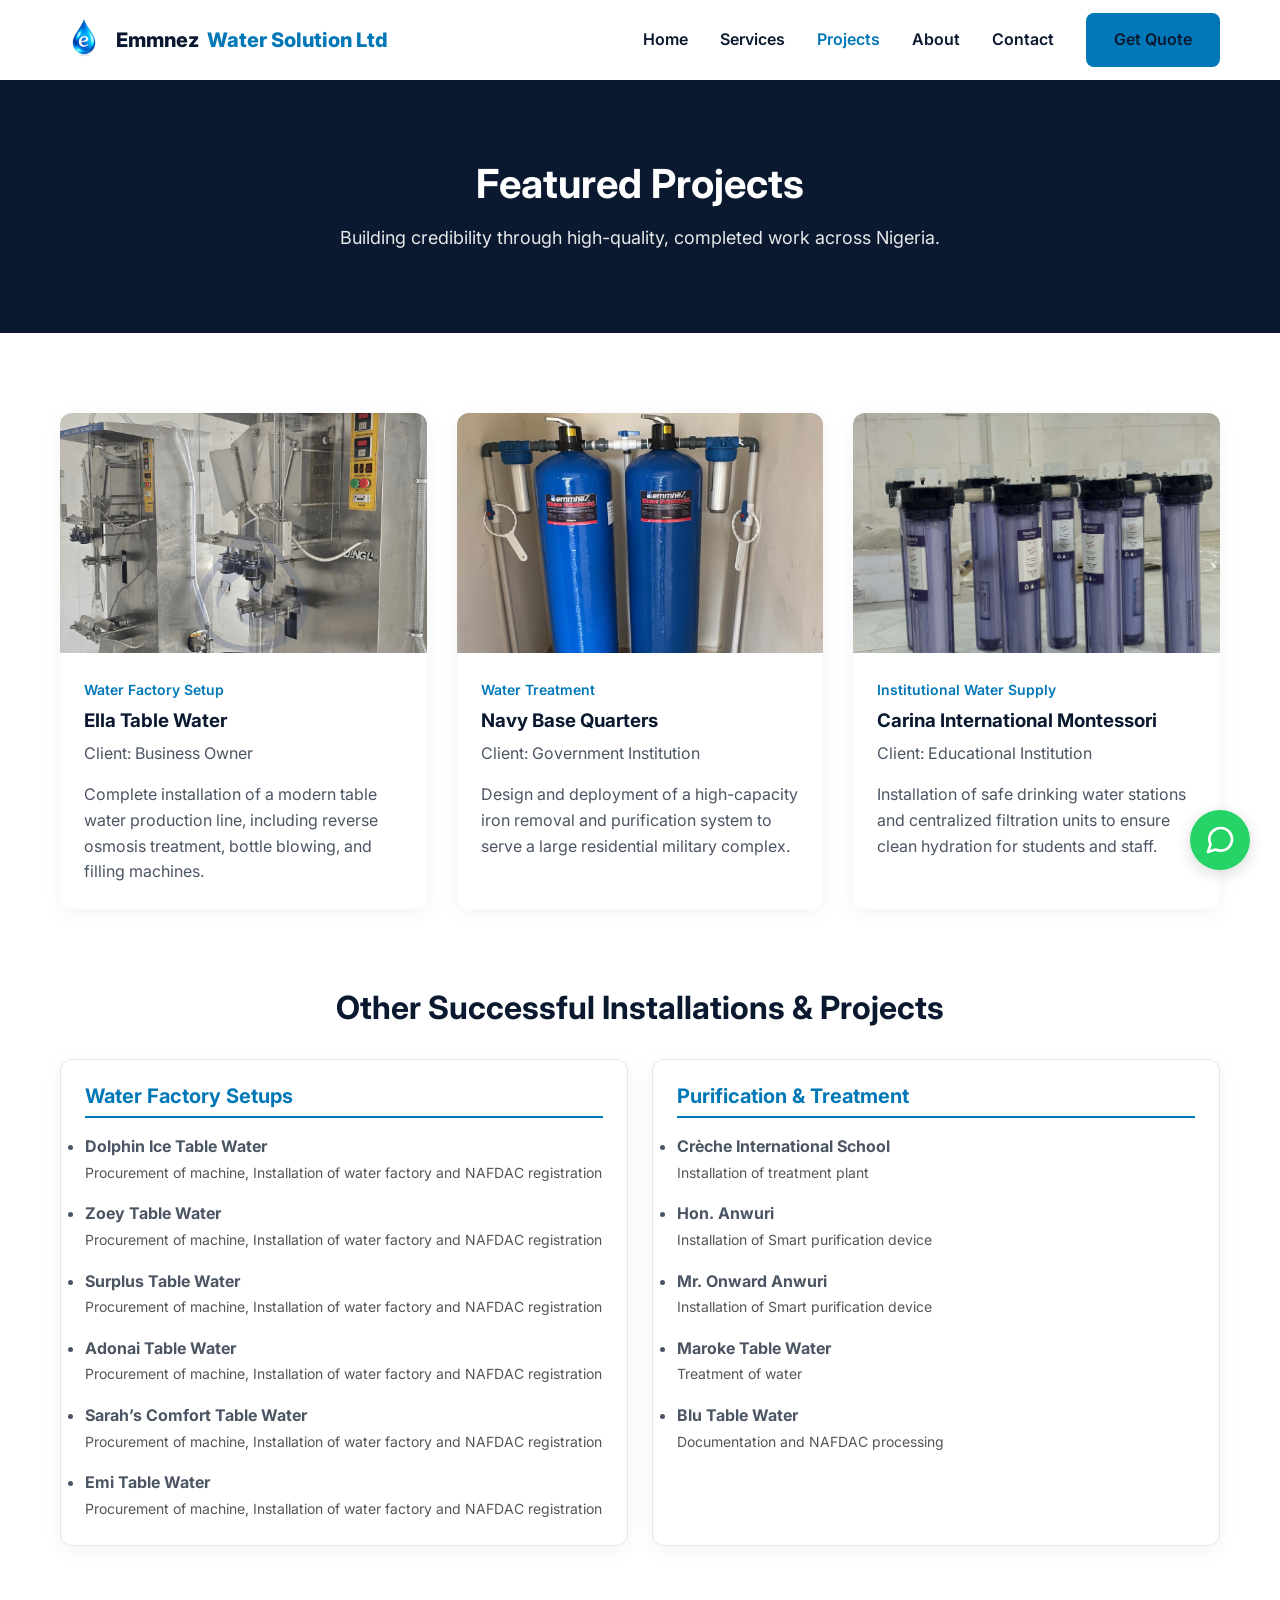
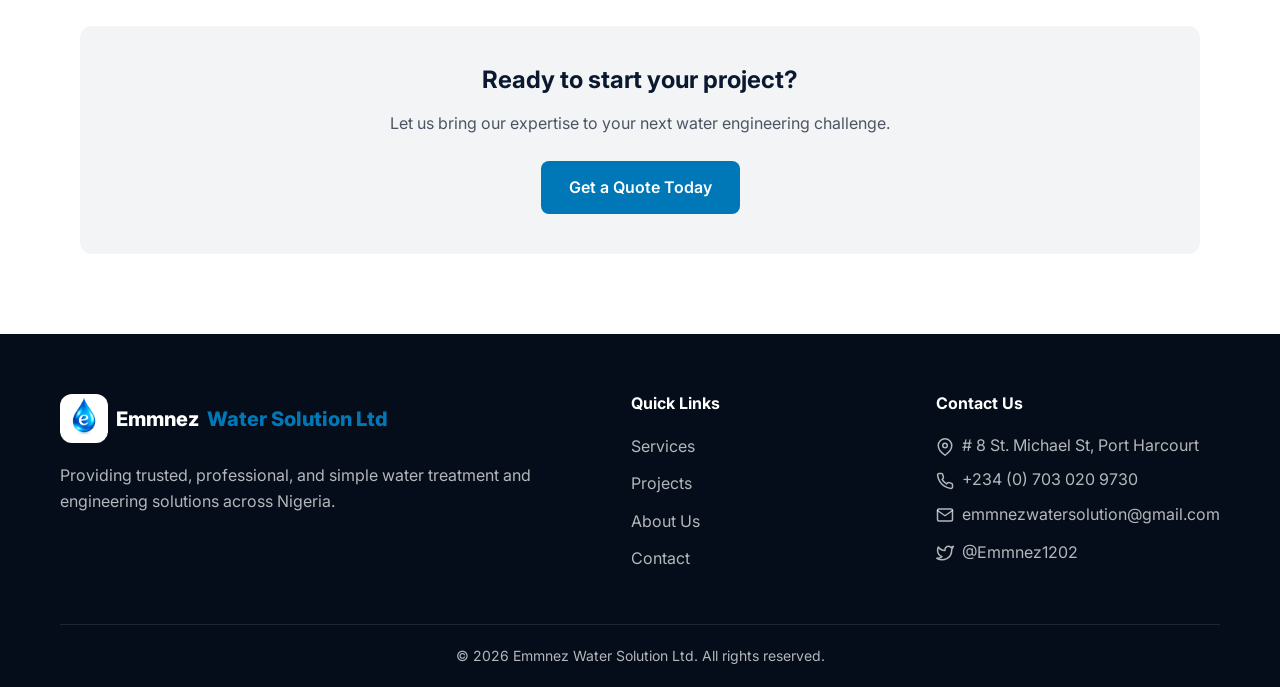
<file: projects.html>
<!DOCTYPE html>
<html lang="en">

<head>
    <meta charset="UTF-8">
    <meta name="viewport" content="width=device-width, initial-scale=1.0">
    <title>Projects | Emmnez Water Solution</title>
    <meta name="description" content="View our portfolio of successful water treatment and factory installations.">

    <link rel="preconnect" href="https://fonts.googleapis.com">
    <link rel="preconnect" href="https://fonts.gstatic.com" crossorigin>
    <link href="https://fonts.googleapis.com/css2?family=Inter:wght@400;600;700;800&display=swap" rel="stylesheet">

    <link rel="stylesheet" href="css/style.css">
</head>

<body>

    <!-- Header Navigation -->
    <header class="header">
        <div class="container nav-container">
            <a href="index.html" class="logo" style="display: flex; align-items: center; gap: 8px;"><img
                    src="images/logo.jpg" alt="Emmnez Water Logo" width="48" height="48"
                    style="mix-blend-mode: multiply; object-fit: contain;">Emmnez <span>Water Solution Ltd</span></a>

            <nav class="nav-links">
                <a href="index.html">Home</a>
                <a href="services.html">Services</a>
                <a href="projects.html" class="active">Projects</a>
                <a href="about.html">About</a>
                <a href="contact.html">Contact</a>
                <a href="contact.html" class="btn btn-primary">Get Quote</a>
            </nav>

            <button class="hamburger" aria-label="Toggle navigation">
                <span></span>
                <span></span>
                <span></span>
            </button>
        </div>
    </header>

    <!-- Mobile Menu Overlay -->
    <div class="overlay"></div>
    <div class="mobile-menu">
        <a href="index.html">Home</a>
        <a href="services.html">Services</a>
        <a href="projects.html">Projects</a>
        <a href="about.html">About</a>
        <a href="contact.html">Contact</a>
        <a href="contact.html" class="btn btn-primary">Get Quote</a>
    </div>

    <main>
        <header class="page-header">
            <div class="container">
                <h1>Featured Projects</h1>
                <p>Building credibility through high-quality, completed work across Nigeria.</p>
            </div>
        </header>

        <section class="section">
            <div class="container">
                <div class="grid-3">

                    <div class="project-card">
                        <img src="images/project-ella-water-factory.png" alt="Ella Table Water" class="project-img" loading="lazy"
                            width="600" height="400">
                        <div class="project-info">
                            <span style="color: var(--accent-blue); font-size: 0.875rem; font-weight: 600;">Water
                                Factory Setup</span>
                            <h3 style="margin-top: 8px;">Ella Table Water</h3>
                            <p style="margin-bottom: 16px;">Client: Business Owner</p>
                            <p>Complete installation of a modern table water production line, including reverse osmosis
                                treatment, bottle blowing, and filling machines.</p>
                        </div>
                    </div>

                    <div class="project-card">
                        <img src="images/project-navy-water-system.jpg" alt="Navy Base Quarters" class="project-img" loading="lazy"
                            width="600" height="400">
                        <div class="project-info">
                            <span style="color: var(--accent-blue); font-size: 0.875rem; font-weight: 600;">Water
                                Treatment</span>
                            <h3 style="margin-top: 8px;">Navy Base Quarters</h3>
                            <p style="margin-bottom: 16px;">Client: Government Institution</p>
                            <p>Design and deployment of a high-capacity iron removal and purification system to serve a
                                large residential military complex.</p>
                        </div>
                    </div>

                    <div class="project-card">
                        <img src="images/project-school-water-station.jpg" alt="Carina International Montessori School"
                            class="project-img" loading="lazy" width="600" height="400">
                        <div class="project-info">
                            <span
                                style="color: var(--accent-blue); font-size: 0.875rem; font-weight: 600;">Institutional
                                Water Supply</span>
                            <h3 style="margin-top: 8px;">Carina International Montessori</h3>
                            <p style="margin-bottom: 16px;">Client: Educational Institution</p>
                            <p>Installation of safe drinking water stations and centralized filtration units to ensure
                                clean hydration for students and staff.</p>
                        </div>
                    </div>
                </div>

            </div>

            <div class="container">
                <div style="margin-top: 80px;">
                <h2 style="font-size: 2rem; margin-bottom: 32px; text-align: center;">Other Successful Installations &
                    Projects</h2>
                <div style="display: grid; grid-template-columns: repeat(auto-fit, minmax(300px, 1fr)); gap: 24px;">
                    <!-- Factory Installations -->
                    <div class="card" style="padding: 24px;">
                        <h3
                            style="color: var(--accent-blue); font-size: 1.25rem; margin-bottom: 16px; border-bottom: 2px solid var(--accent-blue); padding-bottom: 8px;">
                            Water Factory Setups</h3>
                        <ul style="display: flex; flex-direction: column; gap: 16px;">
                            <li><strong>Dolphin Ice Table Water</strong><br><span
                                    style="font-size: 0.875rem; color: #555;">Procurement of machine, Installation of
                                    water factory and NAFDAC registration</span></li>
                            <li><strong>Zoey Table Water</strong><br><span
                                    style="font-size: 0.875rem; color: #555;">Procurement of machine, Installation of
                                    water factory and NAFDAC registration</span></li>
                            <li><strong>Surplus Table Water</strong><br><span
                                    style="font-size: 0.875rem; color: #555;">Procurement of machine, Installation of
                                    water factory and NAFDAC registration</span></li>
                            <li><strong>Adonai Table Water</strong><br><span
                                    style="font-size: 0.875rem; color: #555;">Procurement of machine, Installation of
                                    water factory and NAFDAC registration</span></li>
                            <li><strong>Sarah’s Comfort Table Water</strong><br><span
                                    style="font-size: 0.875rem; color: #555;">Procurement of machine, Installation of
                                    water factory and NAFDAC registration</span></li>
                            <li><strong>Emi Table Water</strong><br><span
                                    style="font-size: 0.875rem; color: #555;">Procurement of machine, Installation of
                                    water factory and NAFDAC registration</span></li>
                        </ul>
                    </div>

                    <!-- Treatment & Devices -->
                    <div class="card" style="padding: 24px;">
                        <h3
                            style="color: var(--accent-blue); font-size: 1.25rem; margin-bottom: 16px; border-bottom: 2px solid var(--accent-blue); padding-bottom: 8px;">
                            Purification & Treatment</h3>
                        <ul style="display: flex; flex-direction: column; gap: 16px;">
                            <li><strong>Crèche International School</strong><br><span
                                    style="font-size: 0.875rem; color: #555;">Installation of treatment plant</span>
                            </li>
                            <li><strong>Hon. Anwuri</strong><br><span
                                    style="font-size: 0.875rem; color: #555;">Installation of Smart purification
                                    device</span></li>
                            <li><strong>Mr. Onward Anwuri</strong><br><span
                                    style="font-size: 0.875rem; color: #555;">Installation of Smart purification
                                    device</span></li>
                            <li><strong>Maroke Table Water</strong><br><span
                                    style="font-size: 0.875rem; color: #555;">Treatment of water</span></li>
                            <li><strong>Blu Table Water</strong><br><span
                                    style="font-size: 0.875rem; color: #555;">Documentation and NAFDAC processing</span>
                            </li>
                        </ul>
                    </div>
                </div>
            </div>

            <div class="container">
                <!-- CTA -->
                <div style="background-color: var(--neutral-gray); padding: 40px; border-radius: 12px; margin-top: 80px; text-align: center;">
                    <h3 style="font-size: 1.5rem; margin-bottom: 16px;">Ready to start your project?</h3>
                    <p style="margin-bottom: 24px;">Let us bring our expertise to your next water engineering challenge.</p>
                    <a href="contact.html" class="btn btn-primary">Get a Quote Today</a>
                </div>
            </div>
        </section>
    </main>

    <footer class="footer">
        <div class="container">
            <div class="footer-top">
                <div>
                    <a href="index.html" class="logo"
                        style="color: var(--secondary-white); margin-bottom: 20px; display: flex; align-items: center; gap: 8px; width: fit-content;"><img
                            src="images/logo.jpg" alt="Emmnez Water Logo" width="48" height="48"
                            style="border-radius: 12px; object-fit: cover; background: white;" loading="lazy">Emmnez
                        <span>Water Solution Ltd</span></a>
                    <p>Providing trusted, professional, and simple water treatment and engineering solutions across
                        Nigeria.</p>
                </div>
                <div>
                    <h4>Quick Links</h4>
                    <ul class="footer-links">
                        <li><a href="services.html">Services</a></li>
                        <li><a href="projects.html">Projects</a></li>
                        <li><a href="about.html">About Us</a></li>
                        <li><a href="contact.html">Contact</a></li>
                    </ul>
                </div>
                <div>
                    <h4>Contact Us</h4>
                    <ul class="footer-links">
                        <li style="display: flex; align-items: flex-start; gap: 8px;"><svg width="18" height="18"
                                style="flex-shrink: 0; margin-top: 4px;" viewBox="0 0 24 24" fill="none"
                                stroke="currentColor" stroke-width="2" stroke-linecap="round" stroke-linejoin="round">
                                <path d="M21 10c0 7-9 13-9 13s-9-6-9-13a9 9 0 0 1 18 0z"></path>
                                <circle cx="12" cy="10" r="3"></circle>
                            </svg> <span style="line-height: 1.4;"># 8 St. Michael St, Port Harcourt</span></li>
                        <li style="display: flex; align-items: flex-start; gap: 8px;"><svg width="18" height="18"
                                style="flex-shrink: 0; margin-top: 4px;" viewBox="0 0 24 24" fill="none"
                                stroke="currentColor" stroke-width="2" stroke-linecap="round" stroke-linejoin="round">
                                <path
                                    d="M22 16.92v3a2 2 0 0 1-2.18 2 19.79 19.79 0 0 1-8.63-3.07 19.5 19.5 0 0 1-6-6 19.79 19.79 0 0 1-3.07-8.67A2 2 0 0 1 4.11 2h3a2 2 0 0 1 2 1.72 12.84 12.84 0 0 0 .7 2.81 2 2 0 0 1-.45 2.11L8.09 9.91a16 16 0 0 0 6 6l1.27-1.27a2 2 0 0 1 2.11-.45 12.84 12.84 0 0 0 2.81.7A2 2 0 0 1 22 16.92z">
                                </path>
                            </svg> <span style="line-height: 1.4;"><a href="tel:+2347030209730">+234 (0) 703 020
                                    9730</a></span></li>

                        <li style="display: flex; align-items: center; gap: 8px;"><svg width="18" height="18" style="flex-shrink: 0;" viewBox="0 0 24 24" fill="none" stroke="currentColor" stroke-width="2" stroke-linecap="round" stroke-linejoin="round"><path d="M4 4h16c1.1 0 2 .9 2 2v12c0 1.1-.9 2-2 2H4c-1.1 0-2-.9-2-2V6c0-1.1.9-2 2-2z"></path><polyline points="22,6 12,13 2,6"></polyline></svg> <a href="mailto:emmnezwatersolution@gmail.com">emmnezwatersolution@gmail.com</a></li>
                        <li style="display: flex; align-items: center; gap: 8px;"><svg width="18" height="18" style="flex-shrink: 0;" viewBox="0 0 24 24" fill="none" stroke="currentColor" stroke-width="2" stroke-linecap="round" stroke-linejoin="round"><path d="M23 3a10.9 10.9 0 0 1-3.14 1.53 4.48 4.48 0 0 0-7.86 3v1A10.66 10.66 0 0 1 3 4s-4 9 5 13a11.64 11.64 0 0 1-7 2c9 5 20 0 20-11.5a4.5 4.5 0 0 0-.08-.83A7.72 7.72 0 0 0 23 3z"></path></svg> <a href="https://twitter.com/Emmnez1202" target="_blank">@Emmnez1202</a></li>
                    </ul>
                </div>
            </div>
            <div class="footer-bottom">
                <p>&copy; 2026 Emmnez Water Solution Ltd. All rights reserved.</p>
            </div>
        </div>
    </footer>

    <script src="js/main.js"></script>
    <!-- Floating WhatsApp -->
    <a href="https://wa.me/2347030209730" class="floating-whatsapp" target="_blank" aria-label="Chat on WhatsApp">
        <svg width="32" height="32" viewBox="0 0 24 24" fill="none" stroke="currentColor" stroke-width="2"
            stroke-linecap="round" stroke-linejoin="round">
            <path
                d="M21 11.5a8.38 8.38 0 0 1-.9 3.8 8.5 8.5 0 0 1-7.6 4.7 8.38 8.38 0 0 1-3.8-.9L3 21l1.9-5.7a8.38 8.38 0 0 1-.9-3.8 8.5 8.5 0 0 1 4.7-7.6 8.38 8.38 0 0 1 3.8-.9h.5a8.48 8.48 0 0 1 8 8v.5z">
            </path>
        </svg>
    </a>
</body>

</html>
</file>
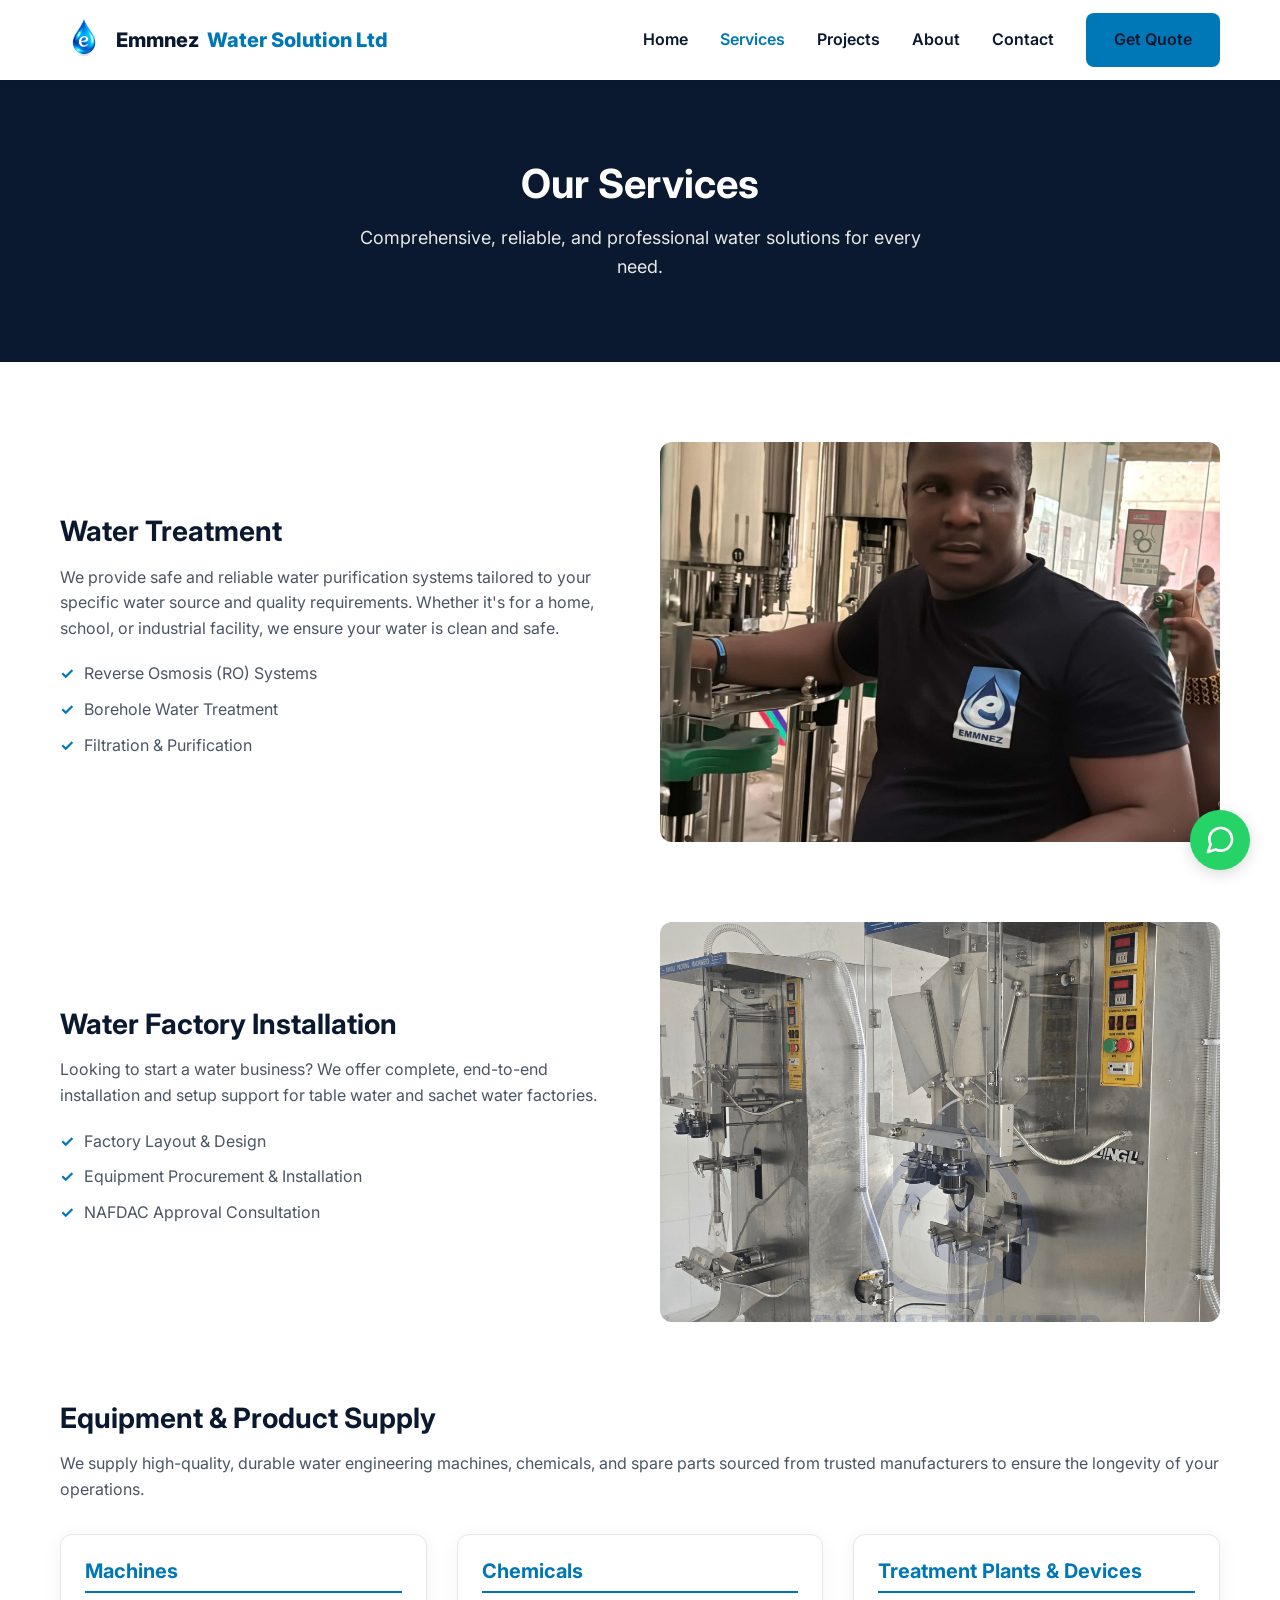
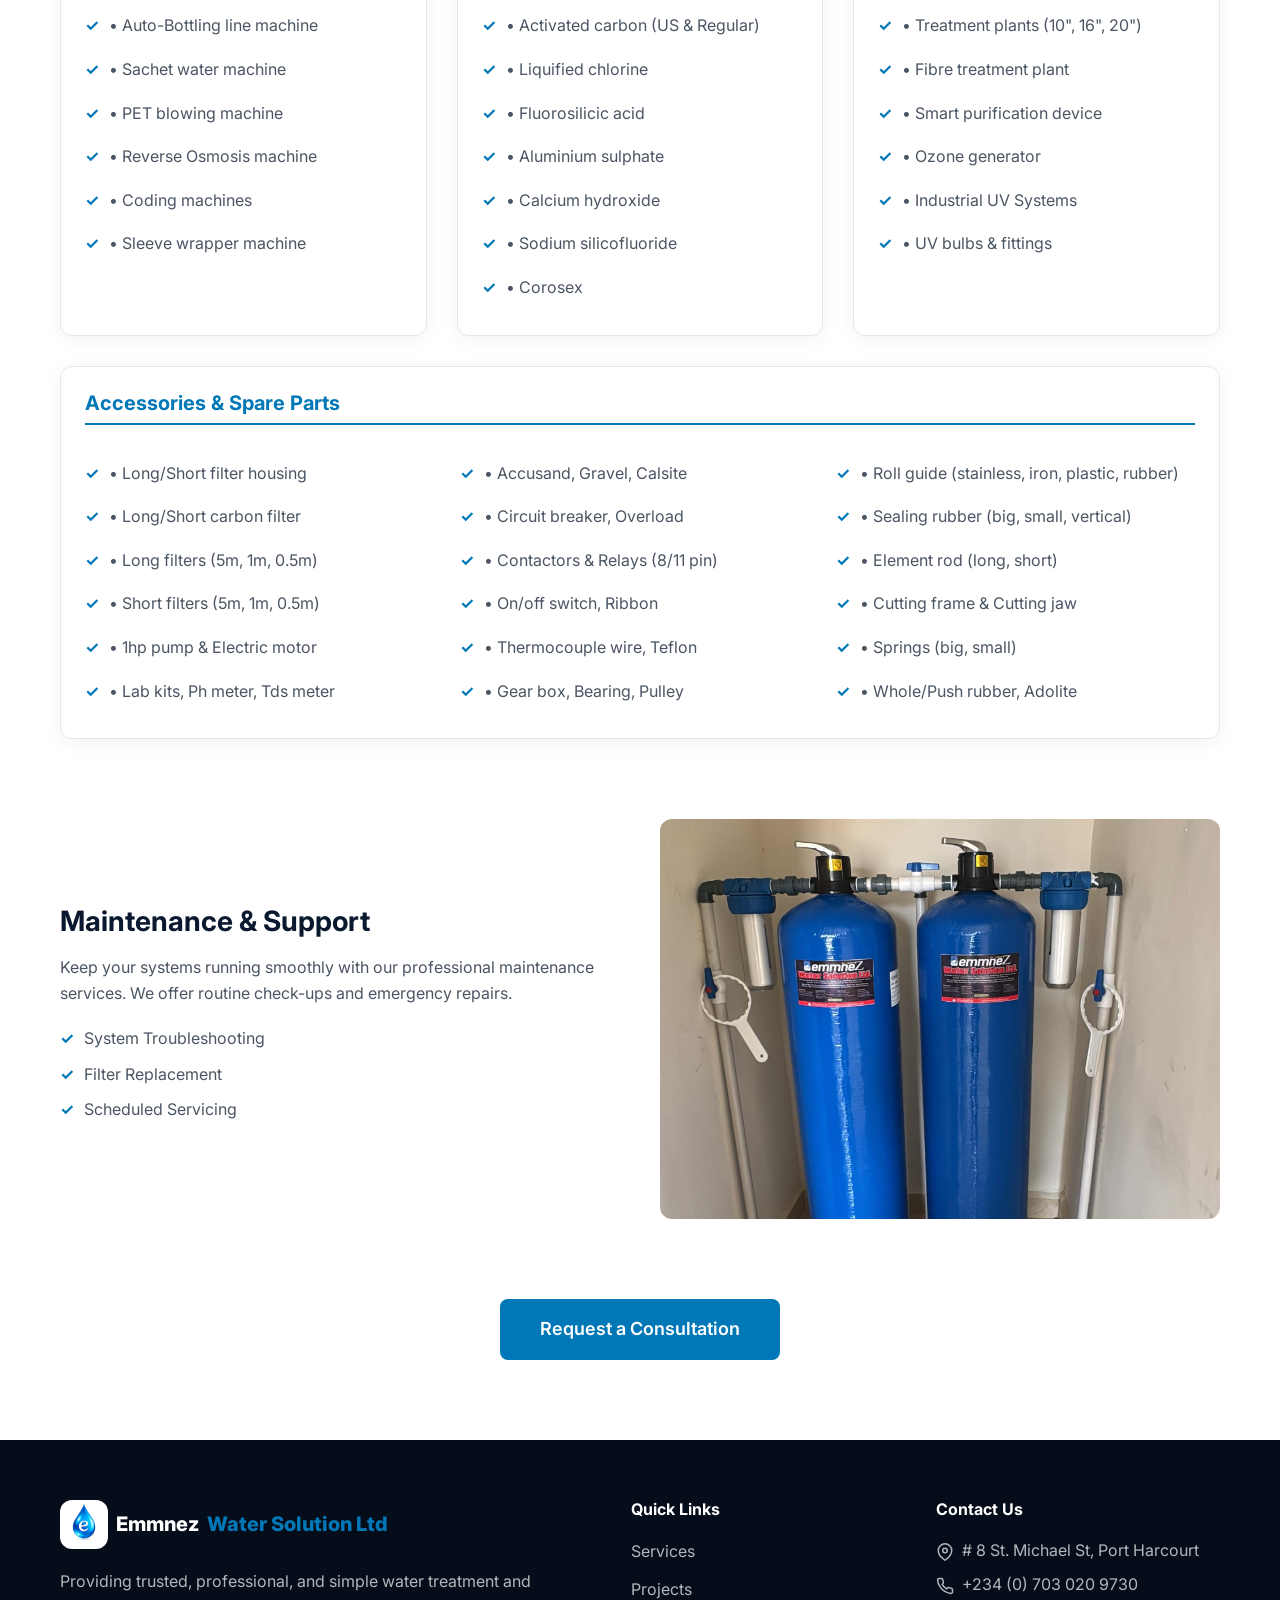
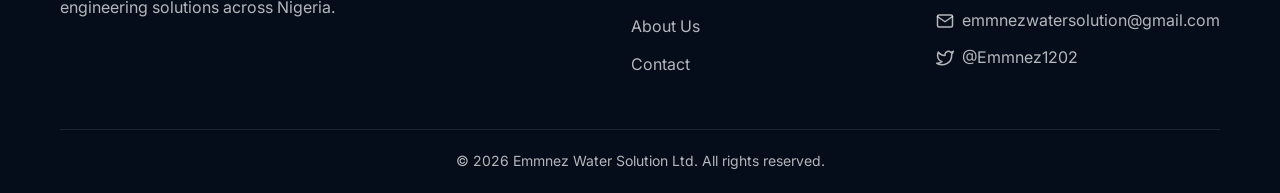
<file: services.html>
<!DOCTYPE html>
<html lang="en">
<head>
    <meta charset="UTF-8">
    <meta name="viewport" content="width=device-width, initial-scale=1.0">
    <title>Services | Emmnez Water Solution</title>
    <meta name="description" content="Explore our water treatment, factory installation, equipment supply, and consultation services.">
    
    <link rel="preconnect" href="https://fonts.googleapis.com">
    <link rel="preconnect" href="https://fonts.gstatic.com" crossorigin>
    <link href="https://fonts.googleapis.com/css2?family=Inter:wght@400;600;700;800&display=swap" rel="stylesheet">
    
    <link rel="stylesheet" href="css/style.css">
</head>
<body>

    <!-- Header Navigation -->
    <header class="header">
        <div class="container nav-container">
            <a href="index.html" class="logo" style="display: flex; align-items: center; gap: 8px;"><img src="images/logo.jpg" alt="Emmnez Water Logo" width="48" height="48" style="mix-blend-mode: multiply; object-fit: contain;">Emmnez <span>Water Solution Ltd</span></a>
            
            <nav class="nav-links">
                <a href="index.html">Home</a>
                <a href="services.html" class="active">Services</a>
                <a href="projects.html">Projects</a>
                <a href="about.html">About</a>
                <a href="contact.html">Contact</a>
                <a href="contact.html" class="btn btn-primary">Get Quote</a>
            </nav>

            <button class="hamburger" aria-label="Toggle navigation">
                <span></span>
                <span></span>
                <span></span>
            </button>
        </div>
    </header>

    <!-- Mobile Menu Overlay -->
    <div class="overlay"></div>
    <div class="mobile-menu">
        <a href="index.html">Home</a>
        <a href="services.html">Services</a>
        <a href="projects.html">Projects</a>
        <a href="about.html">About</a>
        <a href="contact.html">Contact</a>
        <a href="contact.html" class="btn btn-primary">Get Quote</a>
    </div>

    <main>
        <header class="page-header">
            <div class="container">
                <h1>Our Services</h1>
                <p>Comprehensive, reliable, and professional water solutions for every need.</p>
            </div>
        </header>

        <section class="section">
            <div class="container">
                
                <!-- Service 1 -->
                <div class="service-detail">
                    <div class="service-content">
                        <h3>Water Treatment</h3>
                        <p>We provide safe and reliable water purification systems tailored to your specific water source and quality requirements. Whether it's for a home, school, or industrial facility, we ensure your water is clean and safe.</p>
                        <ul>
                            <li>Reverse Osmosis (RO) Systems</li>
                            <li>Borehole Water Treatment</li>
                            <li>Filtration & Purification</li>
                        </ul>
                    </div>
                    <div class="service-img-col">
                        <img src="images/services-water-treatment.jpg" alt="Reverse Osmosis Water Treatment" class="service-img" loading="lazy" width="600" height="400">
                    </div>
                </div>

                <!-- Service 2 -->
                <div class="service-detail">
                    <div class="service-content">
                        <h3>Water Factory Installation</h3>
                        <p>Looking to start a water business? We offer complete, end-to-end installation and setup support for table water and sachet water factories.</p>
                        <ul>
                            <li>Factory Layout & Design</li>
                            <li>Equipment Procurement & Installation</li>
                            <li>NAFDAC Approval Consultation</li>
                        </ul>
                    </div>
                    <div class="service-img-col">
                        <img src="images/project-ella-water-factory.png" alt="Water Factory Installation" class="service-img" loading="lazy" width="600" height="400">
                    </div>
                </div>

                <!-- Service 3: Equipment & Product Supply -->
                <div class="service-detail" style="grid-template-columns: 1fr;">
                    <div class="service-content">
                        <h3 style="margin-bottom: 16px;">Equipment & Product Supply</h3>
                        <p style="margin-bottom: 32px;">We supply high-quality, durable water engineering machines, chemicals, and spare parts sourced from trusted manufacturers to ensure the longevity of your operations.</p>
                        
                        <div style="display: grid; grid-template-columns: repeat(auto-fit, minmax(300px, 1fr)); gap: 30px;">
                            <!-- Machines -->
                            <div class="card" style="padding: 24px;">
                                <h4 style="color: var(--accent-blue); font-size: 1.25rem; margin-bottom: 16px; border-bottom: 2px solid var(--accent-blue); padding-bottom: 8px;">Machines</h4>
                                <ul style="display: flex; flex-direction: column; gap: 8px;">
                                    <li>• Auto-Bottling line machine</li>
                                    <li>• Sachet water machine</li>
                                    <li>• PET blowing machine</li>
                                    <li>• Reverse Osmosis machine</li>
                                    <li>• Coding machines</li>
                                    <li>• Sleeve wrapper machine</li>
                                </ul>
                            </div>

                            <!-- Chemicals -->
                            <div class="card" style="padding: 24px;">
                                <h4 style="color: var(--accent-blue); font-size: 1.25rem; margin-bottom: 16px; border-bottom: 2px solid var(--accent-blue); padding-bottom: 8px;">Chemicals</h4>
                                <ul style="display: flex; flex-direction: column; gap: 8px;">
                                    <li>• Activated carbon (US & Regular)</li>
                                    <li>• Liquified chlorine</li>
                                    <li>• Fluorosilicic acid</li>
                                    <li>• Aluminium sulphate</li>
                                    <li>• Calcium hydroxide</li>
                                    <li>• Sodium silicofluoride</li>
                                    <li>• Corosex</li>
                                </ul>
                            </div>

                            <!-- Treatment Plants & Devices -->
                            <div class="card" style="padding: 24px;">
                                <h4 style="color: var(--accent-blue); font-size: 1.25rem; margin-bottom: 16px; border-bottom: 2px solid var(--accent-blue); padding-bottom: 8px;">Treatment Plants & Devices</h4>
                                <ul style="display: flex; flex-direction: column; gap: 8px;">
                                    <li>• Treatment plants (10", 16", 20")</li>
                                    <li>• Fibre treatment plant</li>
                                    <li>• Smart purification device</li>
                                    <li>• Ozone generator</li>
                                    <li>• Industrial UV Systems</li>
                                    <li>• UV bulbs & fittings</li>
                                </ul>
                            </div>
                        </div>

                        <div class="card" style="margin-top: 30px; padding: 24px;">
                            <h4 style="color: var(--accent-blue); font-size: 1.25rem; margin-bottom: 16px; border-bottom: 2px solid var(--accent-blue); padding-bottom: 8px;">Accessories & Spare Parts</h4>
                            <div style="display: grid; grid-template-columns: repeat(auto-fit, minmax(200px, 1fr)); gap: 16px;">
                                <ul style="display: flex; flex-direction: column; gap: 8px;">
                                    <li>• Long/Short filter housing</li>
                                    <li>• Long/Short carbon filter</li>
                                    <li>• Long filters (5m, 1m, 0.5m)</li>
                                    <li>• Short filters (5m, 1m, 0.5m)</li>
                                    <li>• 1hp pump & Electric motor</li>
                                    <li>• Lab kits, Ph meter, Tds meter</li>
                                </ul>
                                <ul style="display: flex; flex-direction: column; gap: 8px;">
                                    <li>• Accusand, Gravel, Calsite</li>
                                    <li>• Circuit breaker, Overload</li>
                                    <li>• Contactors & Relays (8/11 pin)</li>
                                    <li>• On/off switch, Ribbon</li>
                                    <li>• Thermocouple wire, Teflon</li>
                                    <li>• Gear box, Bearing, Pulley</li>
                                </ul>
                                <ul style="display: flex; flex-direction: column; gap: 8px;">
                                    <li>• Roll guide (stainless, iron, plastic, rubber)</li>
                                    <li>• Sealing rubber (big, small, vertical)</li>
                                    <li>• Element rod (long, short)</li>
                                    <li>• Cutting frame & Cutting jaw</li>
                                    <li>• Springs (big, small)</li>
                                    <li>• Whole/Push rubber, Adolite</li>
                                </ul>
                            </div>
                        </div>

                    </div>
                </div>

                 <!-- Service 4 -->
                 <div class="service-detail">
                    <div class="service-content">
                        <h3>Maintenance & Support</h3>
                        <p>Keep your systems running smoothly with our professional maintenance services. We offer routine check-ups and emergency repairs.</p>
                        <ul>
                            <li>System Troubleshooting</li>
                            <li>Filter Replacement</li>
                            <li>Scheduled Servicing</li>
                        </ul>
                    </div>
                    <div class="service-img-col">
                        <img src="images/project-navy-water-system.jpg" alt="Maintenance and Support" class="service-img" loading="lazy" width="600" height="400">
                    </div>
                </div>

                <div style="text-align: center; margin-top: 60px;">
                    <a href="contact.html" class="btn btn-primary" style="padding: 16px 40px; font-size: 1.125rem;">Request a Consultation</a>
                </div>

            </div>
        </section>
    </main>

    <footer class="footer">
        <div class="container">
            <div class="footer-top">
                <div>
                    <a href="index.html" class="logo" style="color: var(--secondary-white); margin-bottom: 20px; display: flex; align-items: center; gap: 8px; width: fit-content;"><img src="images/logo.jpg" alt="Emmnez Water Logo" width="48" height="48" style="border-radius: 12px; object-fit: cover; background: white;" loading="lazy">Emmnez <span>Water Solution Ltd</span></a>
                    <p>Providing trusted, professional, and simple water treatment and engineering solutions across Nigeria.</p>
                </div>
                <div>
                    <h4>Quick Links</h4>
                    <ul class="footer-links">
                        <li><a href="services.html">Services</a></li>
                        <li><a href="projects.html">Projects</a></li>
                        <li><a href="about.html">About Us</a></li>
                        <li><a href="contact.html">Contact</a></li>
                    </ul>
                </div>
                <div>
                    <h4>Contact Us</h4>
                    <ul class="footer-links">
                        <li style="display: flex; align-items: flex-start; gap: 8px;"><svg width="18" height="18" style="flex-shrink: 0; margin-top: 4px;" viewBox="0 0 24 24" fill="none" stroke="currentColor" stroke-width="2" stroke-linecap="round" stroke-linejoin="round"><path d="M21 10c0 7-9 13-9 13s-9-6-9-13a9 9 0 0 1 18 0z"></path><circle cx="12" cy="10" r="3"></circle></svg> <span style="line-height: 1.4;"># 8 St. Michael St, Port Harcourt</span></li>
                        <li style="display: flex; align-items: flex-start; gap: 8px;"><svg width="18" height="18" style="flex-shrink: 0; margin-top: 4px;" viewBox="0 0 24 24" fill="none" stroke="currentColor" stroke-width="2" stroke-linecap="round" stroke-linejoin="round"><path d="M22 16.92v3a2 2 0 0 1-2.18 2 19.79 19.79 0 0 1-8.63-3.07 19.5 19.5 0 0 1-6-6 19.79 19.79 0 0 1-3.07-8.67A2 2 0 0 1 4.11 2h3a2 2 0 0 1 2 1.72 12.84 12.84 0 0 0 .7 2.81 2 2 0 0 1-.45 2.11L8.09 9.91a16 16 0 0 0 6 6l1.27-1.27a2 2 0 0 1 2.11-.45 12.84 12.84 0 0 0 2.81.7A2 2 0 0 1 22 16.92z"></path></svg> <span style="line-height: 1.4;"><a href="tel:+2347030209730">+234 (0) 703 020 9730</a></span></li>

                        <li style="display: flex; align-items: center; gap: 8px;"><svg width="18" height="18" style="flex-shrink: 0;" viewBox="0 0 24 24" fill="none" stroke="currentColor" stroke-width="2" stroke-linecap="round" stroke-linejoin="round"><path d="M4 4h16c1.1 0 2 .9 2 2v12c0 1.1-.9 2-2 2H4c-1.1 0-2-.9-2-2V6c0-1.1.9-2 2-2z"></path><polyline points="22,6 12,13 2,6"></polyline></svg> <a href="mailto:emmnezwatersolution@gmail.com">emmnezwatersolution@gmail.com</a></li>
                        <li style="display: flex; align-items: center; gap: 8px;"><svg width="18" height="18" style="flex-shrink: 0;" viewBox="0 0 24 24" fill="none" stroke="currentColor" stroke-width="2" stroke-linecap="round" stroke-linejoin="round"><path d="M23 3a10.9 10.9 0 0 1-3.14 1.53 4.48 4.48 0 0 0-7.86 3v1A10.66 10.66 0 0 1 3 4s-4 9 5 13a11.64 11.64 0 0 1-7 2c9 5 20 0 20-11.5a4.5 4.5 0 0 0-.08-.83A7.72 7.72 0 0 0 23 3z"></path></svg> <a href="https://twitter.com/Emmnez1202" target="_blank">@Emmnez1202</a></li>
                    </ul>
                </div>
            </div>
            <div class="footer-bottom">
                <p>&copy; 2026 Emmnez Water Solution Ltd. All rights reserved.</p>
            </div>
        </div>
    </footer>

    <script src="js/main.js"></script>
    <!-- Floating WhatsApp -->
    <a href="https://wa.me/2347030209730" class="floating-whatsapp" target="_blank" aria-label="Chat on WhatsApp">
        <svg width="32" height="32" viewBox="0 0 24 24" fill="none" stroke="currentColor" stroke-width="2" stroke-linecap="round" stroke-linejoin="round"><path d="M21 11.5a8.38 8.38 0 0 1-.9 3.8 8.5 8.5 0 0 1-7.6 4.7 8.38 8.38 0 0 1-3.8-.9L3 21l1.9-5.7a8.38 8.38 0 0 1-.9-3.8 8.5 8.5 0 0 1 4.7-7.6 8.38 8.38 0 0 1 3.8-.9h.5a8.48 8.48 0 0 1 8 8v.5z"></path></svg>
    </a>
</body>
</html>
</file>
<file: css/style.css>
:root {
    --primary-navy: #0A192F;
    --secondary-white: #FFFFFF;
    --neutral-gray: #F3F4F6;
    --text-gray: #4B5563;
    --accent-blue: #0077B6;
    --border-light: #E5E7EB;

    --font-main: 'Inter', sans-serif;

    --transition-fast: 0.2s ease;
    --transition-smooth: 0.3s ease-in-out;
}

* {
    margin: 0;
    padding: 0;
    box-sizing: border-box;
}

html {
    scroll-behavior: smooth;
}

body {
    font-family: var(--font-main);
    color: var(--text-gray);
    background-color: var(--secondary-white);
    line-height: 1.6;
    -webkit-font-smoothing: antialiased;
}

h1,
h2,
h3,
h4,
h5,
h6 {
    color: var(--primary-navy);
    font-weight: 700;
    line-height: 1.2;
}

a {
    text-decoration: none;
    color: inherit;
    transition: color var(--transition-fast);
}

img {
    max-width: 100%;
    height: auto;
    display: block;
}

/* Utilities */
.container {
    width: 100%;
    max-width: 1200px;
    margin: 0 auto;
    padding: 0 12px;
}

.section {
    padding: 80px 0;
}

.section-title {
    font-size: 2rem;
    margin-bottom: 16px;
    text-align: center;
}

.section-subtitle {
    text-align: center;
    max-width: 600px;
    margin: 0 auto 48px;
    font-size: 1.125rem;
}

.btn {
    display: inline-flex;
    align-items: center;
    justify-content: center;
    padding: 14px 28px;
    border-radius: 8px;
    font-weight: 600;
    font-size: 1rem;
    cursor: pointer;
    transition: all var(--transition-fast);
    border: none;
    min-width: 44px;
    min-height: 44px;
    /* Touch target size */
}

.btn-primary {
    background-color: var(--accent-blue);
    color: var(--secondary-white);
}

.btn-primary:hover {
    background-color: #005f92;
    transform: translateY(-2px);
}

.btn-secondary {
    background-color: transparent;
    color: var(--secondary-white);
    border: 2px solid var(--secondary-white);
}

.btn-secondary:hover {
    background-color: var(--secondary-white);
    color: var(--primary-navy);
}

.btn-outline {
    background-color: transparent;
    color: var(--accent-blue);
    border: 2px solid var(--accent-blue);
}

.btn-outline:hover {
    background-color: var(--accent-blue);
    color: var(--secondary-white);
}

/* Header & Navigation */
.header {
    position: fixed;
    top: 0;
    left: 0;
    width: 100%;
    background-color: var(--secondary-white);
    box-shadow: 0 2px 10px rgba(0, 0, 0, 0.05);
    z-index: 1000;
    transition: padding var(--transition-smooth);
}

.nav-container {
    display: flex;
    justify-content: space-between;
    align-items: center;
    height: 80px;
}

.logo {
    font-size: 1rem;
    font-weight: 800;
    color: var(--primary-navy);
    white-space: nowrap;
}

.logo span {
    color: var(--accent-blue);
}

.nav-links {
    display: none;
    /* Mobile first */
}

.hamburger {
    display: flex;
    flex-direction: column;
    justify-content: space-between;
    width: 32px;
    height: 22px;
    background: none;
    border: none;
    cursor: pointer;
    padding: 0;
    z-index: 1001;
    margin-left: auto;
    flex-shrink: 0;
}

.hamburger span {
    display: block;
    width: 100%;
    height: 2px;
    background-color: var(--primary-navy);
    border-radius: 2px;
    transition: all 0.4s cubic-bezier(0.68, -0.55, 0.265, 1.55);
    transform-origin: center;
}

.hamburger.active span:nth-child(1) {
    transform: translateY(10px) rotate(45deg);
}

.hamburger.active span:nth-child(2) {
    opacity: 0;
    transform: scaleX(0);
}

.hamburger.active span:nth-child(3) {
    transform: translateY(-10px) rotate(-45deg);
}

/* Mobile Menu */
.mobile-menu {
    position: fixed;
    top: 80px;
    right: -105%;
    width: 72%;
    max-width: 320px;
    height: auto;
    background-color: var(--secondary-white);
    box-shadow: -5px 8px 24px rgba(0, 0, 0, 0.12);
    border-radius: 0 0 0 16px;
    z-index: 999;
    padding: 24px 32px 32px;
    transition: right var(--transition-smooth);
    display: flex;
    flex-direction: column;
    gap: 4px;
}

.mobile-menu.active {
    right: 0;
}

.mobile-menu a:not(.btn) {
    font-size: 1.1rem;
    font-weight: 700;
    color: var(--primary-navy);
    padding: 10px 0;
    position: relative;
    width: fit-content;
    transition: color 0.3s ease;
}

.mobile-menu a:not(.btn)::after {
    content: '';
    position: absolute;
    bottom: 5px;
    left: 0;
    width: 0;
    height: 2px;
    background-color: var(--accent-blue);
    transition: width 0.3s ease;
}

.mobile-menu a:not(.btn):hover,
.mobile-menu a.active:not(.btn) {
    color: var(--accent-blue);
}

.mobile-menu a:not(.btn):hover::after,
.mobile-menu a.active:not(.btn)::after {
    width: 100%;
}

.mobile-menu .btn {
    margin-top: 20px;
    width: 100%;
    text-align: center;
    justify-content: center;
}

/* Overlay */
.overlay {
    position: fixed;
    top: 0;
    left: 0;
    width: 100%;
    height: 100%;
    background: rgba(0, 0, 0, 0.5);
    opacity: 0;
    visibility: hidden;
    transition: var(--transition-smooth);
    z-index: 998;
}

.overlay.active {
    opacity: 1;
    visibility: visible;
}

/* Main Content Wrapper */
main {
    margin-top: 80px;
    /* Offset for fixed header */
}

/* Hero Section */
.hero {
    position: relative;
    height: calc(100vh - 80px);
    min-height: 500px;
    display: flex;
    align-items: center;
    background-size: cover;
    background-position: center;
    background-repeat: no-repeat;
}

.hero::before {
    content: '';
    position: absolute;
    top: 0;
    left: 0;
    width: 100%;
    height: 100%;
    background: linear-gradient(to right, rgba(10, 25, 47, 0.9), rgba(10, 25, 47, 0.4));
}

.hero-content {
    position: relative;
    z-index: 1;
    color: var(--secondary-white);
    max-width: 600px;
    animation: fadeIn 1s ease-out forwards;
}

.hero h1 {
    color: var(--secondary-white);
    font-size: 2.5rem;
    margin-bottom: 20px;
}

.hero p {
    font-size: 1.125rem;
    margin-bottom: 32px;
    opacity: 0.9;
}

.hero-btns {
    display: flex;
    gap: 16px;
    flex-wrap: wrap;
}

/* Grid Layouts */
.grid-3 {
    display: grid;
    grid-template-columns: 1fr;
    gap: 30px;
}

.grid-4 {
    display: grid;
    grid-template-columns: 1fr;
    gap: 30px;
}

.grid-2 {
    display: grid;
    grid-template-columns: 1fr;
    gap: 40px;
}

/* Cards */
.card {
    background: var(--secondary-white);
    border-radius: 12px;
    padding: 32px;
    box-shadow: 0 4px 20px rgba(0, 0, 0, 0.05);
    transition: transform var(--transition-fast), box-shadow var(--transition-fast);
    border: 1px solid var(--border-light);
}

.card:hover {
    transform: translateY(-5px);
    box-shadow: 0 10px 30px rgba(0, 0, 0, 0.08);
}

.card-icon {
    width: 60px;
    height: 60px;
    background-color: var(--neutral-gray);
    border-radius: 50%;
    display: flex;
    align-items: center;
    justify-content: center;
    margin-bottom: 20px;
    color: var(--accent-blue);
    font-size: 1.5rem;
}

.card h3 {
    margin-bottom: 12px;
    font-size: 1.25rem;
}

/* Services Background */
.services-section {
    background-color: var(--neutral-gray);
}

/* Projects */
.project-card {
    border-radius: 12px;
    overflow: hidden;
    background: var(--secondary-white);
    box-shadow: 0 4px 20px rgba(0, 0, 0, 0.05);
    display: flex;
    flex-direction: column;
}

.project-img {
    height: 240px;
    width: 100%;
    object-fit: cover;
}

.project-info {
    padding: 24px;
    flex: 1;
}

.project-info h3 {
    margin-bottom: 8px;
}

/* Contact CTA */
.cta-section {
    background-color: var(--primary-navy);
    color: var(--secondary-white);
    text-align: center;
}

.cta-section h2 {
    color: var(--secondary-white);
}

.cta-btns {
    display: flex;
    gap: 16px;
    justify-content: center;
    flex-wrap: wrap;
    margin-top: 32px;
}

/* Footer */
.footer {
    background-color: #050d1a;
    color: rgba(255, 255, 255, 0.7);
    padding: 60px 0 20px;
}

.footer-top {
    display: grid;
    grid-template-columns: 1fr;
    gap: 40px;
    margin-bottom: 40px;
}

.footer h4 {
    color: var(--secondary-white);
    margin-bottom: 20px;
}

.footer-links {
    list-style: none;
}

.footer-links li {
    margin-bottom: 12px;
}

.footer-links a:hover {
    color: var(--secondary-white);
}

.footer-bottom {
    text-align: center;
    padding-top: 20px;
    border-top: 1px solid rgba(255, 255, 255, 0.1);
    font-size: 0.875rem;
}

/* Form Styles */
.form-group {
    margin-bottom: 20px;
}

.form-label {
    display: block;
    margin-bottom: 8px;
    font-weight: 600;
    color: var(--primary-navy);
}

.form-control {
    width: 100%;
    padding: 14px 16px;
    border: 1px solid var(--border-light);
    border-radius: 8px;
    font-family: inherit;
    font-size: 1rem;
    transition: border-color var(--transition-fast);
}

.form-control:focus {
    outline: none;
    border-color: var(--accent-blue);
}

textarea.form-control {
    min-height: 120px;
    resize: vertical;
}

/* Map */
.map-container {
    border-radius: 12px;
    overflow: hidden;
    height: 400px;
}

.map-container iframe {
    width: 100%;
    height: 100%;
    border: none;
}

/* Page Headers */
.page-header {
    background-color: var(--primary-navy);
    color: var(--secondary-white);
    padding: 80px 0;
    text-align: center;
}

.page-header h1 {
    color: var(--secondary-white);
    font-size: 2.5rem;
    margin-bottom: 16px;
}

.page-header p {
    font-size: 1.125rem;
    opacity: 0.9;
    max-width: 600px;
    margin: 0 auto;
}

/* Services Page specific */
.service-detail {
    display: grid;
    grid-template-columns: 1fr;
    gap: 40px;
    margin-bottom: 80px;
    align-items: center;
}

.service-detail:nth-child(even) .service-img-col {
    order: -1;
}

.service-img {
    border-radius: 12px;
    width: 100%;
    height: 400px;
    object-fit: cover;
}

.service-content h3 {
    font-size: 1.75rem;
    margin-bottom: 16px;
}

.service-content ul {
    list-style-type: none;
    margin-top: 20px;
}

.service-content ul li {
    margin-bottom: 10px;
    padding-left: 24px;
    position: relative;
}

.service-content ul li::before {
    content: '✓';
    color: var(--accent-blue);
    position: absolute;
    left: 0;
    font-weight: bold;
}

/* About Page Specific */
.team-img {
    border-radius: 12px;
    width: 100%;
    height: auto;
    object-fit: cover;
}

/* Contact Info */
.contact-info-card {
    background: var(--neutral-gray);
    padding: 32px;
    border-radius: 12px;
}

.contact-info-item {
    margin-bottom: 24px;
}

.contact-info-item h4 {
    margin-bottom: 8px;
    display: flex;
    align-items: center;
    gap: 8px;
}

/* Animations */
@keyframes fadeIn {
    from {
        opacity: 0;
        transform: translateY(20px);
    }

    to {
        opacity: 1;
        transform: translateY(0);
    }
}

/* Scroll Reveal Animations */
.animate-on-scroll {
    opacity: 0;
    transform: translateY(30px);
    transition: opacity 0.6s ease-out, transform 0.6s ease-out;
}

.animate-on-scroll.is-visible {
    opacity: 1;
    transform: translateY(0);
}

/* Floating WhatsApp */
.floating-whatsapp {
    position: fixed;
    bottom: 30px;
    right: 30px;
    background-color: #25D366;
    color: white;
    width: 60px;
    height: 60px;
    border-radius: 50%;
    display: flex;
    align-items: center;
    justify-content: center;
    box-shadow: 0 4px 15px rgba(0, 0, 0, 0.15);
    z-index: 900;
    transition: transform var(--transition-fast);
}

.floating-whatsapp:hover {
    transform: scale(1.1);
    color: white;
}

/* Responsive Design - Desktop First overrides */
@media (min-width: 768px) {
    .logo {
        font-size: 1.25rem;
    }

    .container {
        padding: 0 20px;
    }

    .grid-3 {
        grid-template-columns: repeat(3, 1fr);
    }

    .grid-4 {
        grid-template-columns: repeat(2, 1fr);
    }

    .grid-2 {
        grid-template-columns: repeat(2, 1fr);
        align-items: center;
    }

    .hero h1 {
        font-size: 3.5rem;
    }

    .hero p {
        font-size: 1.25rem;
    }

    .footer-top {
        grid-template-columns: 2fr 1fr 1fr;
    }

    .service-detail {
        grid-template-columns: 1fr 1fr;
    }

    .service-detail:nth-child(even) .service-img-col {
        order: 1;
        /* Reset on desktop so image is on right */
    }
}

@media (min-width: 1024px) {
    .hamburger {
        display: none;
    }

    .nav-links {
        display: flex;
        gap: 32px;
        align-items: center;
    }

    .nav-links a {
        font-weight: 600;
        color: var(--primary-navy);
    }

    .nav-links a.active {
        color: var(--accent-blue);
    }

    .nav-links a:hover {
        color: var(--accent-blue);
    }

    .grid-4 {
        grid-template-columns: repeat(4, 1fr);
    }
}

/* Team Section */
.team-grid-top,
.team-grid-bottom {
    display: flex;
    flex-wrap: wrap;
    justify-content: center;
    gap: 32px;
    margin-bottom: 32px;
    max-width: 1100px;
    margin-left: auto;
    margin-right: auto;
}

.team-card {
    text-align: center;
    background-color: var(--secondary-white);
    padding: 32px 24px;
    border-radius: 12px;
    box-shadow: var(--shadow-light);
    transition: transform var(--transition-smooth);
    flex: 1 1 300px;
    max-width: 340px;
}

.team-card:hover {
    transform: translateY(-8px);
}

.team-photo {
    width: 240px;
    height: 240px;
    object-fit: cover;
    border-radius: 50%; /* Perfect circular avatars */
    margin: 0 auto 20px auto;
    box-shadow: 0 8px 24px rgba(0,0,0,0.15); /* Stronger shadow to pop against the white card */
}

.team-name {
    font-size: 1.3rem; /* Slightly larger */
    color: var(--primary-navy);
    margin-bottom: 8px;
    line-height: 1.3;
}

.team-role {
    font-size: 0.95rem;
    color: var(--accent-blue);
    font-weight: 600;
}
</file>
